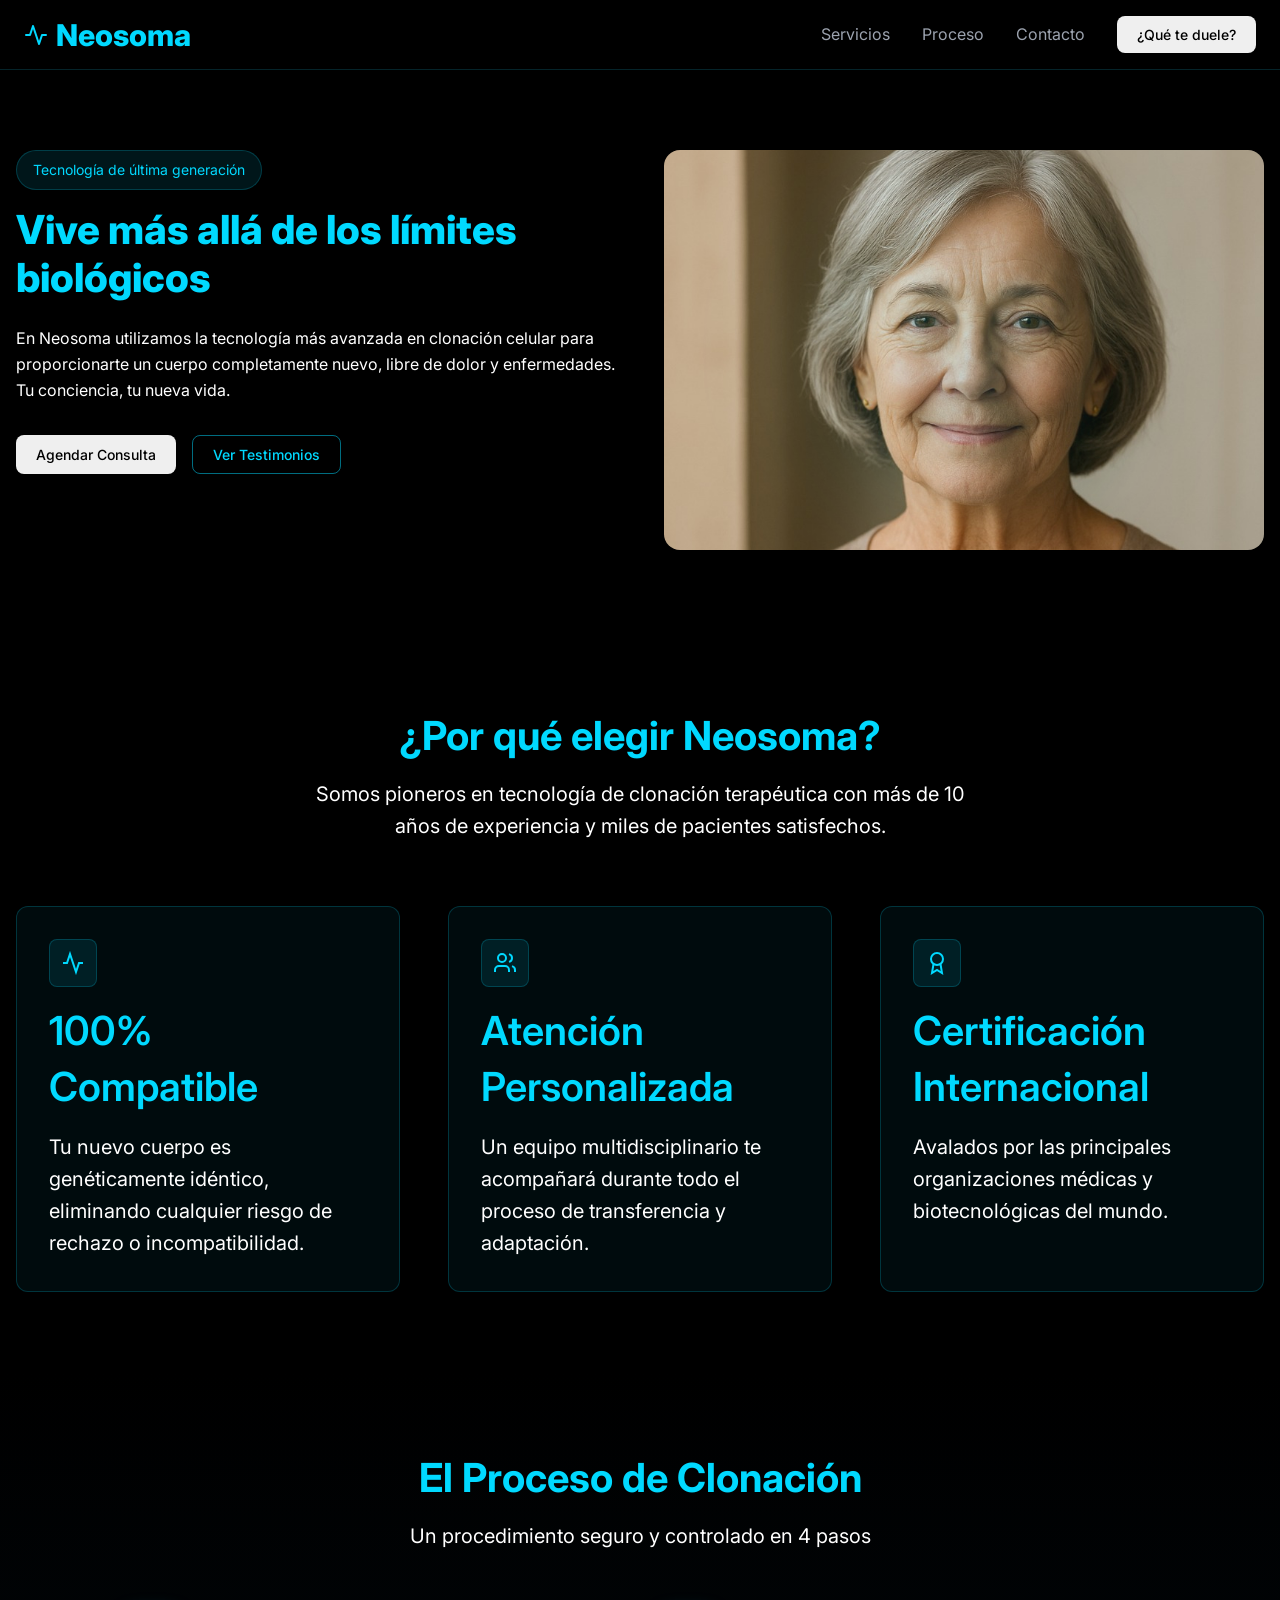
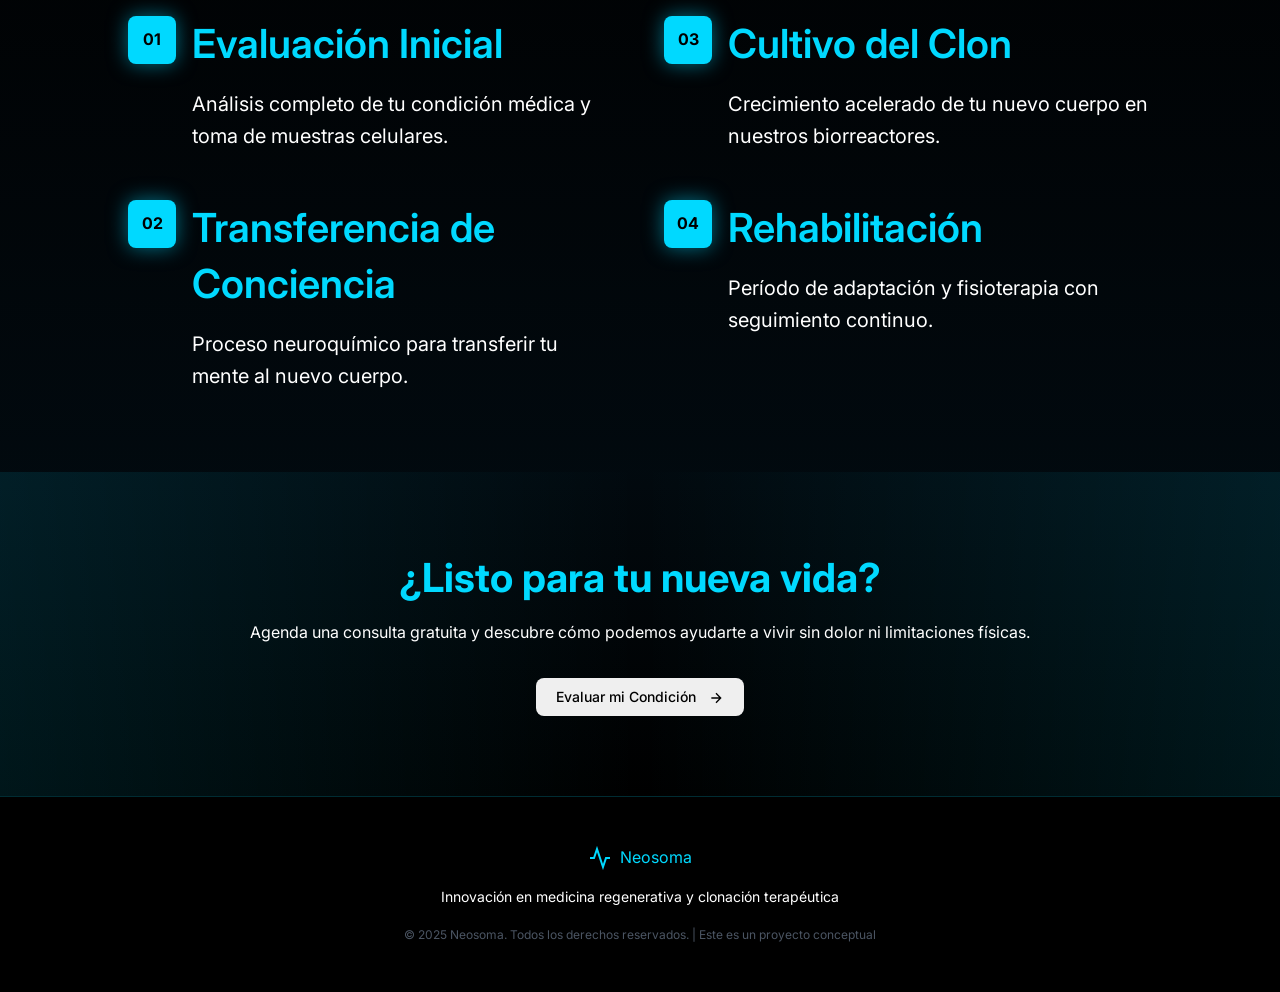
<file: index.html>
<!DOCTYPE html>
<html lang="es">
  <head>
    <meta charset="UTF-8" />
    <meta name="viewport" content="width=device-width, initial-scale=1.0" />
    <title>Neosoma-Clonación Corporal</title>
    <link rel="stylesheet" href="estilos.css" />
  </head>
  <body>
    <!-- Header -->
    <header class="header">
      <div class="header-container">
        <div class="logo">
          <svg
            class="icon-activity"
            viewBox="0 0 24 24"
            fill="none"
            stroke="currentColor"
            stroke-width="2"
            stroke-linecap="round"
            stroke-linejoin="round"
            style="color: #00d9ff"
          >
            <path d="M22 12h-4l-3 9L9 3l-3 9H2"></path>
          </svg>
          <h1>Neosoma</h1>
        </div>

        <nav class="nav">
          <a href="#servicios">Servicios</a>
          <a href="#proceso">Proceso</a>
          <a href="#contacto">Contacto</a>
          <button class="btn btn-primary" onclick="openSheet()">
            ¿Qué te duele?
          </button>
        </nav>
      </div>
    </header>

    <!-- Hero Section -->
    <section class="section hero">
      <div class="hero-bg"></div>
      <div class="container hero-content">
        <div class="grid grid-2">
          <div>
            <span class="badge">Tecnología de última generación</span>
            <h2 class="mb-6 text-white">
              Vive más allá de los límites biológicos
            </h2>
            <p class="mb-8 text-gray-300">
              En Neosoma utilizamos la tecnología más avanzada en clonación
              celular para proporcionarte un cuerpo completamente nuevo, libre
              de dolor y enfermedades. Tu conciencia, tu nueva vida.
            </p>

            <div class="flex-buttons">
              <button class="btn btn-primary" onclick="openSheet()">
                Agendar Consulta
              </button>
              <button class="btn btn-outline btn-lg">Ver Testimonios</button>
            </div>
          </div>

          <div class="hero-visual">
            <div class="hero-visual-bg">
              <img src="images/abuela.jpeg" alt="" />
            </div>
            <div class="hero-visual-orb"></div>
          </div>
        </div>
      </div>
    </section>

    <!-- Características -->
    <section id="servicios" class="section">
      <div class="container">
        <div class="text-center mb-16">
          <h3 class="mb-4 text-white">¿Por qué elegir Neosoma?</h3>
          <p class="text-gray-400" style="max-width: 42rem; margin: 0 auto">
            Somos pioneros en tecnología de clonación terapéutica con más de 10
            años de experiencia y miles de pacientes satisfechos.
          </p>
        </div>

        <div class="grid grid-3">
          <div class="card">
            <div class="card-icon">
              <svg
                class="icon"
                viewBox="0 0 24 24"
                fill="none"
                stroke="currentColor"
                stroke-width="2"
              >
                <path d="M22 12h-4l-3 9L9 3l-3 9H2"></path>
              </svg>
            </div>
            <h4 class="mb-4 text-white">100% Compatible</h4>
            <p class="text-gray-400">
              Tu nuevo cuerpo es genéticamente idéntico, eliminando cualquier
              riesgo de rechazo o incompatibilidad.
            </p>
          </div>

          <div class="card">
            <div class="card-icon">
              <svg
                class="icon"
                viewBox="0 0 24 24"
                fill="none"
                stroke="currentColor"
                stroke-width="2"
              >
                <path d="M16 21v-2a4 4 0 0 0-4-4H6a4 4 0 0 0-4 4v2"></path>
                <circle cx="9" cy="7" r="4"></circle>
                <path d="M22 21v-2a4 4 0 0 0-3-3.87"></path>
                <path d="M16 3.13a4 4 0 0 1 0 7.75"></path>
              </svg>
            </div>
            <h4 class="mb-4 text-white">Atención Personalizada</h4>
            <p class="text-gray-400">
              Un equipo multidisciplinario te acompañará durante todo el proceso
              de transferencia y adaptación.
            </p>
          </div>

          <div class="card">
            <div class="card-icon">
              <svg
                class="icon"
                viewBox="0 0 24 24"
                fill="none"
                stroke="currentColor"
                stroke-width="2"
              >
                <circle cx="12" cy="8" r="6"></circle>
                <path d="M15.477 12.89 17 22l-5-3-5 3 1.523-9.11"></path>
              </svg>
            </div>
            <h4 class="mb-4 text-white">Certificación Internacional</h4>
            <p class="text-gray-400">
              Avalados por las principales organizaciones médicas y
              biotecnológicas del mundo.
            </p>
          </div>
        </div>
      </div>
    </section>

    <!-- Proceso -->
    <section
      id="proceso"
      class="section"
      style="
        background: linear-gradient(to bottom, #000000, rgba(8, 47, 73, 0.2));
      "
    >
      <div class="container-md">
        <div class="text-center mb-16">
          <h3 class="mb-4 text-white">El Proceso de Clonación</h3>
          <p class="text-gray-400">
            Un procedimiento seguro y controlado en 4 pasos
          </p>
        </div>

        <div class="grid grid-2">
          <div class="step-container">
            <div class="step-number">01</div>
            <div>
              <h5 class="mb-4 text-white">Evaluación Inicial</h5>
              <p class="text-gray-400">
                Análisis completo de tu condición médica y toma de muestras
                celulares.
              </p>
            </div>
          </div>

          <div class="step-container">
            <div class="step-number">03</div>
            <div>
              <h5 class="mb-4 text-white">Cultivo del Clon</h5>
              <p class="text-gray-400">
                Crecimiento acelerado de tu nuevo cuerpo en nuestros
                biorreactores.
              </p>
            </div>
          </div>

          <div class="step-container">
            <div class="step-number">02</div>
            <div>
              <h5 class="mb-4 text-white">Transferencia de Conciencia</h5>
              <p class="text-gray-400">
                Proceso neuroquímico para transferir tu mente al nuevo cuerpo.
              </p>
            </div>
          </div>

          <div class="step-container">
            <div class="step-number">04</div>
            <div>
              <h5 class="mb-4 text-white">Rehabilitación</h5>
              <p class="text-gray-400">
                Período de adaptación y fisioterapia con seguimiento continuo.
              </p>
            </div>
          </div>
        </div>
      </div>
    </section>

    <!-- CTA Final -->
    <section
      id="contacto"
      class="section cta-section"
      style="
        background: linear-gradient(to bottom, rgba(8, 47, 73, 0.2), #000000);
      "
    >
      <div class="cta-bg"></div>
      <div
        class="container-md text-center"
        style="position: relative; z-index: 10"
      >
        <h3 class="mb-4 text-white">¿Listo para tu nueva vida?</h3>
        <p class="mb-8 text-gray-300">
          Agenda una consulta gratuita y descubre cómo podemos ayudarte a vivir
          sin dolor ni limitaciones físicas.
        </p>
        <button class="btn btn-primary btn-lg" onclick="openSheet()">
          Evaluar mi Condición
          <svg
            style="
              display: inline-block;
              width: 1rem;
              height: 1rem;
              margin-left: 0.5rem;
              vertical-align: middle;
            "
            viewBox="0 0 24 24"
            fill="none"
            stroke="currentColor"
            stroke-width="2"
          >
            <path d="M5 12h14m-7-7 7 7-7 7"></path>
          </svg>
        </button>
      </div>
    </section>

    <!-- Footer -->
    <footer class="footer text-center">
      <div class="container">
        <div
          style="
            display: flex;
            align-items: center;
            justify-content: center;
            gap: 0.5rem;
            margin-bottom: 1rem;
          "
        >
          <svg
            style="width: 1.5rem; height: 1.5rem; color: #00d9ff"
            viewBox="0 0 24 24"
            fill="none"
            stroke="currentColor"
            stroke-width="2"
          >
            <path d="M22 12h-4l-3 9L9 3l-3 9H2"></path>
          </svg>
          <p class="text-cyan-400">Neosoma</p>
        </div>
        <p class="text-gray-400 mb-4" style="font-size: 0.875rem">
          Innovación en medicina regenerativa y clonación terapéutica
        </p>
        <p style="font-size: 0.75rem; color: #4b5563">
          © 2025 Neosoma. Todos los derechos reservados. | Este es un proyecto
          conceptual
        </p>
      </div>
    </footer>

    <!-- Sheet/Modal -->
    <div class="sheet-overlay" id="sheetOverlay" onclick="closeSheet()"></div>
    <div class="sheet" id="sheet">
      <button class="close-btn" onclick="closeSheet()">✕</button>
      <div class="sheet-header">
        <h3 class="text-cyan-400">¿Qué te duele?</h3>
        <p class="text-gray-400">
          Selecciona las áreas de tu cuerpo donde sientes molestias
        </p>
      </div>

      <div class="body-map-container">
        <div style="position: relative">
          <svg
            class="body-map-svg"
            width="300"
            height="450"
            viewBox="0 0 300 450"
          >
            <!-- Efecto de brillo -->
            <defs>
              <filter id="glow">
                <feGaussianBlur stdDeviation="3" result="coloredBlur" />
                <feMerge>
                  <feMergeNode in="coloredBlur" />
                  <feMergeNode in="SourceGraphic" />
                </feMerge>
              </filter>
            </defs>

            <!-- Silueta del cuerpo -->
            <g
              fill="none"
              stroke="#00d9ff"
              stroke-width="2"
              filter="url(#glow)"
            >
              <circle
                cx="150"
                cy="40"
                r="25"
                fill="#00d9ff"
                fill-opacity="0.1"
              />
              <line x1="150" y1="65" x2="150" y2="90" />
              <line x1="100" y1="100" x2="200" y2="100" />
              <path
                d="M 100 100 L 90 140 L 95 180 L 100 230 L 130 250"
                fill="#00d9ff"
                fill-opacity="0.05"
              />
              <path
                d="M 200 100 L 210 140 L 205 180 L 200 230 L 170 250"
                fill="#00d9ff"
                fill-opacity="0.05"
              />
              <line x1="100" y1="230" x2="200" y2="230" />
              <line x1="100" y1="100" x2="75" y2="160" />
              <line x1="75" y1="160" x2="60" y2="200" />
              <line x1="60" y1="200" x2="50" y2="240" />
              <line x1="200" y1="100" x2="225" y2="160" />
              <line x1="225" y1="160" x2="240" y2="200" />
              <line x1="240" y1="200" x2="250" y2="240" />
              <line x1="130" y1="250" x2="130" y2="310" />
              <line x1="130" y1="310" x2="130" y2="380" />
              <path
                d="M 125 380 L 130 400 L 135 380 Z"
                fill="#00d9ff"
                fill-opacity="0.1"
              />
              <line x1="170" y1="250" x2="170" y2="310" />
              <line x1="170" y1="310" x2="170" y2="380" />
              <path
                d="M 165 380 L 170 400 L 175 380 Z"
                fill="#00d9ff"
                fill-opacity="0.1"
              />
            </g>

            <!-- Puntos interactivos -->
            <g id="bodyPoints"></g>
          </svg>
        </div>

        <div
          id="selectedAreasContainer"
          style="display: none"
          class="selected-areas"
        >
          <p class="text-cyan-400 mb-4">Áreas seleccionadas:</p>
          <div class="selected-tags" id="selectedTags"></div>
        </div>
      </div>

      <div class="sheet-content">
        <a href="cita.html">
          <button
            class="btn btn-primary"
            style="width: 100%"
            onclick="submitEvaluation()"
          >
            Solicitar Evaluación
            <svg
              style="
                display: inline-block;
                width: 1rem;
                height: 1rem;
                margin-left: 0.5rem;
                vertical-align: middle;
              "
              viewBox="0 0 24 24"
              fill="none"
              stroke="currentColor"
              stroke-width="2"
            >
              <path d="M5 12h14m-7-7 7 7-7 7"></path>
            </svg>
          </button>
        </a>
      </div>
    </div>
    <script src="pagg.js"></script>
  </body>
</html>
</file>
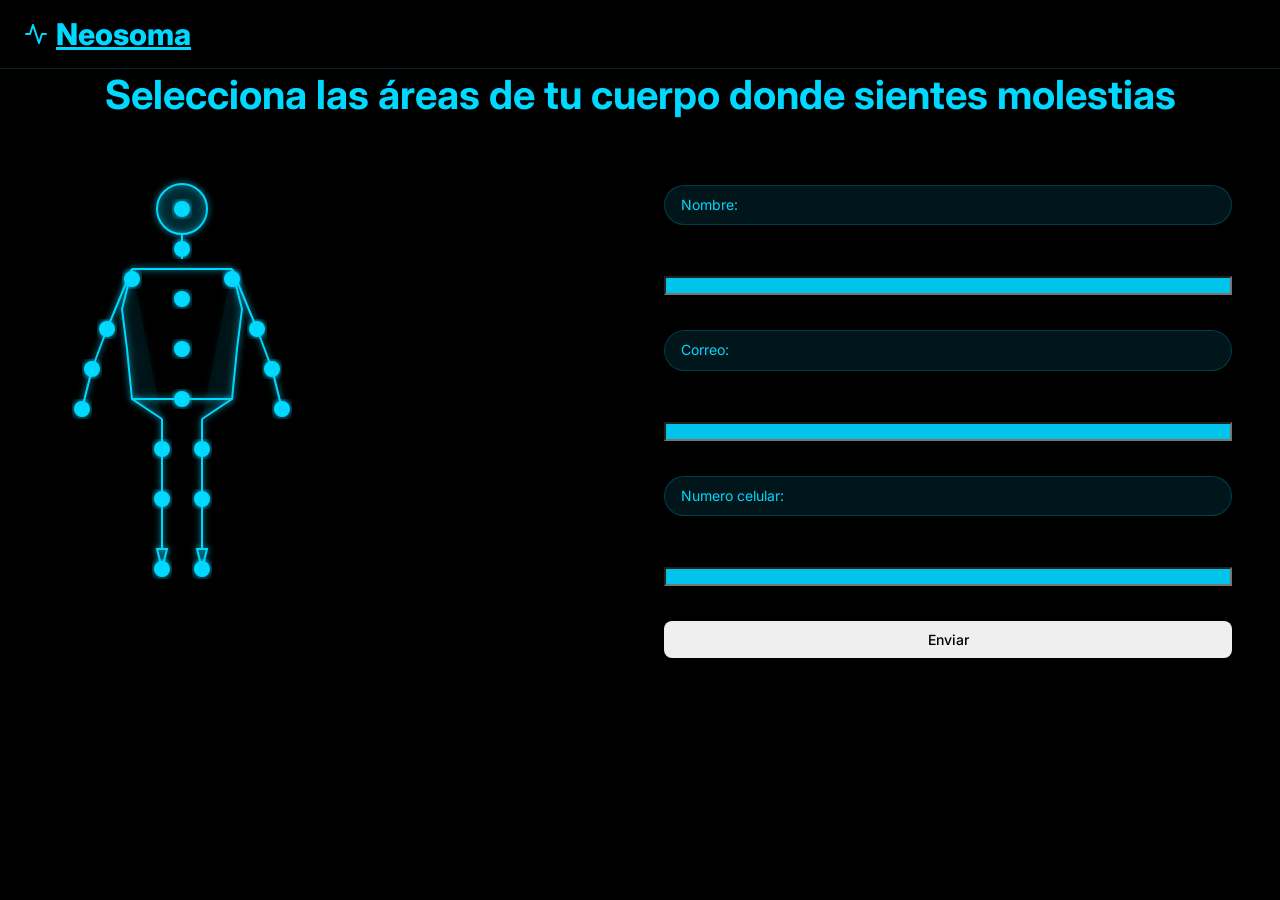
<file: cita.html>
<!DOCTYPE html>
<html lang="es">
  <head>
    <meta charset="UTF-8" />
    <meta name="viewport" content="width=device-width, initial-scale=1.0" />
    <title>Cita</title>
    <link rel="stylesheet" href="estilos3.css" />
  </head>
  <body>
    <header class="header">
      <div class="header-container">
        <div class="logo">
          <svg
            class="icon-activity"
            viewBox="0 0 24 24"
            fill="none"
            stroke="currentColor"
            stroke-width="2"
            stroke-linecap="round"
            stroke-linejoin="round"
            style="color: #00d9ff"
          >
            <path d="M22 12h-4l-3 9L9 3l-3 9H2"></path>
          </svg>
          <h1> <a href="index.html">Neosoma</a></h1>
        </div>
       </header>
      
        <h3  class="mb-4 text-white">
      
          Selecciona las áreas de tu cuerpo donde sientes molestias
        </h3>
      </div>
<div class="Cajota">

  <div class="body-map-container">
    <div style="position: relative">
      <svg
      class="body-map-svg"
      width="300"
      height="450"
      viewBox="0 0 300 450"
      >
      <!-- Efecto de brillo -->
      <defs>
        <filter id="glow">
          <feGaussianBlur stdDeviation="3" result="coloredBlur" />
          <feMerge>
                  <feMergeNode in="coloredBlur" />
                  <feMergeNode in="SourceGraphic" />
                </feMerge>
              </filter>
            </defs>
            
            <!-- Silueta del cuerpo -->
            <g
            fill="none"
            stroke="#00d9ff"
            stroke-width="2"
            filter="url(#glow)"
            >
            <circle
                cx="150"
                cy="40"
                r="25"
                fill="#00d9ff"
                fill-opacity="0.1"
                />
                <line x1="150" y1="65" x2="150" y2="90" />
                <line x1="100" y1="100" x2="200" y2="100" />
                <path
                d="M 100 100 L 90 140 L 95 180 L 100 230 L 130 250"
                fill="#00d9ff"
                fill-opacity="0.05"
                />
                <path
                d="M 200 100 L 210 140 L 205 180 L 200 230 L 170 250"
                fill="#00d9ff"
                fill-opacity="0.05"
                />
                <line x1="100" y1="230" x2="200" y2="230" />
                <line x1="100" y1="100" x2="75" y2="160" />
                <line x1="75" y1="160" x2="60" y2="200" />
                <line x1="60" y1="200" x2="50" y2="240" />
                <line x1="200" y1="100" x2="225" y2="160" />
                <line x1="225" y1="160" x2="240" y2="200" />
                <line x1="240" y1="200" x2="250" y2="240" />
                <line x1="130" y1="250" x2="130" y2="310" />
                <line x1="130" y1="310" x2="130" y2="380" />
                <path
                d="M 125 380 L 130 400 L 135 380 Z"
                fill="#00d9ff"
                fill-opacity="0.1"
                />
                <line x1="170" y1="250" x2="170" y2="310" />
                <line x1="170" y1="310" x2="170" y2="380" />
                <path
                d="M 165 380 L 170 400 L 175 380 Z"
                fill="#00d9ff"
                fill-opacity="0.1"
                />
              </g>
              
              <!-- Puntos interactivos -->
              <g id="bodyPoints"></g>
            </svg>
            
            <div
            id="selectedAreasContainer"
            style="display: none"
            class="selected-areas"
            >
            <p class="text-cyan-400 mb-4">Áreas seleccionadas:</p>
            <div class="selected-tags" id="selectedTags"></div>
          </div>
        </div>
      </div>
      
      
      <div id="cajita">
        
        <label class="badge">Nombre:</label>
        <input type="text"  class="linea" />
        
        <label class="badge">Correo:</label>
        <input type="email" class="linea" />
        
        <label class="badge">Numero celular:</label>
        <input type="number" class="linea" />

        <button type="submit" class="btn btn-primary">Enviar</button>
        
        
      </div>
    </div>
  </div>
    </div>
    <script src="pagg.js"></script>
  </body>
</html>
</file>
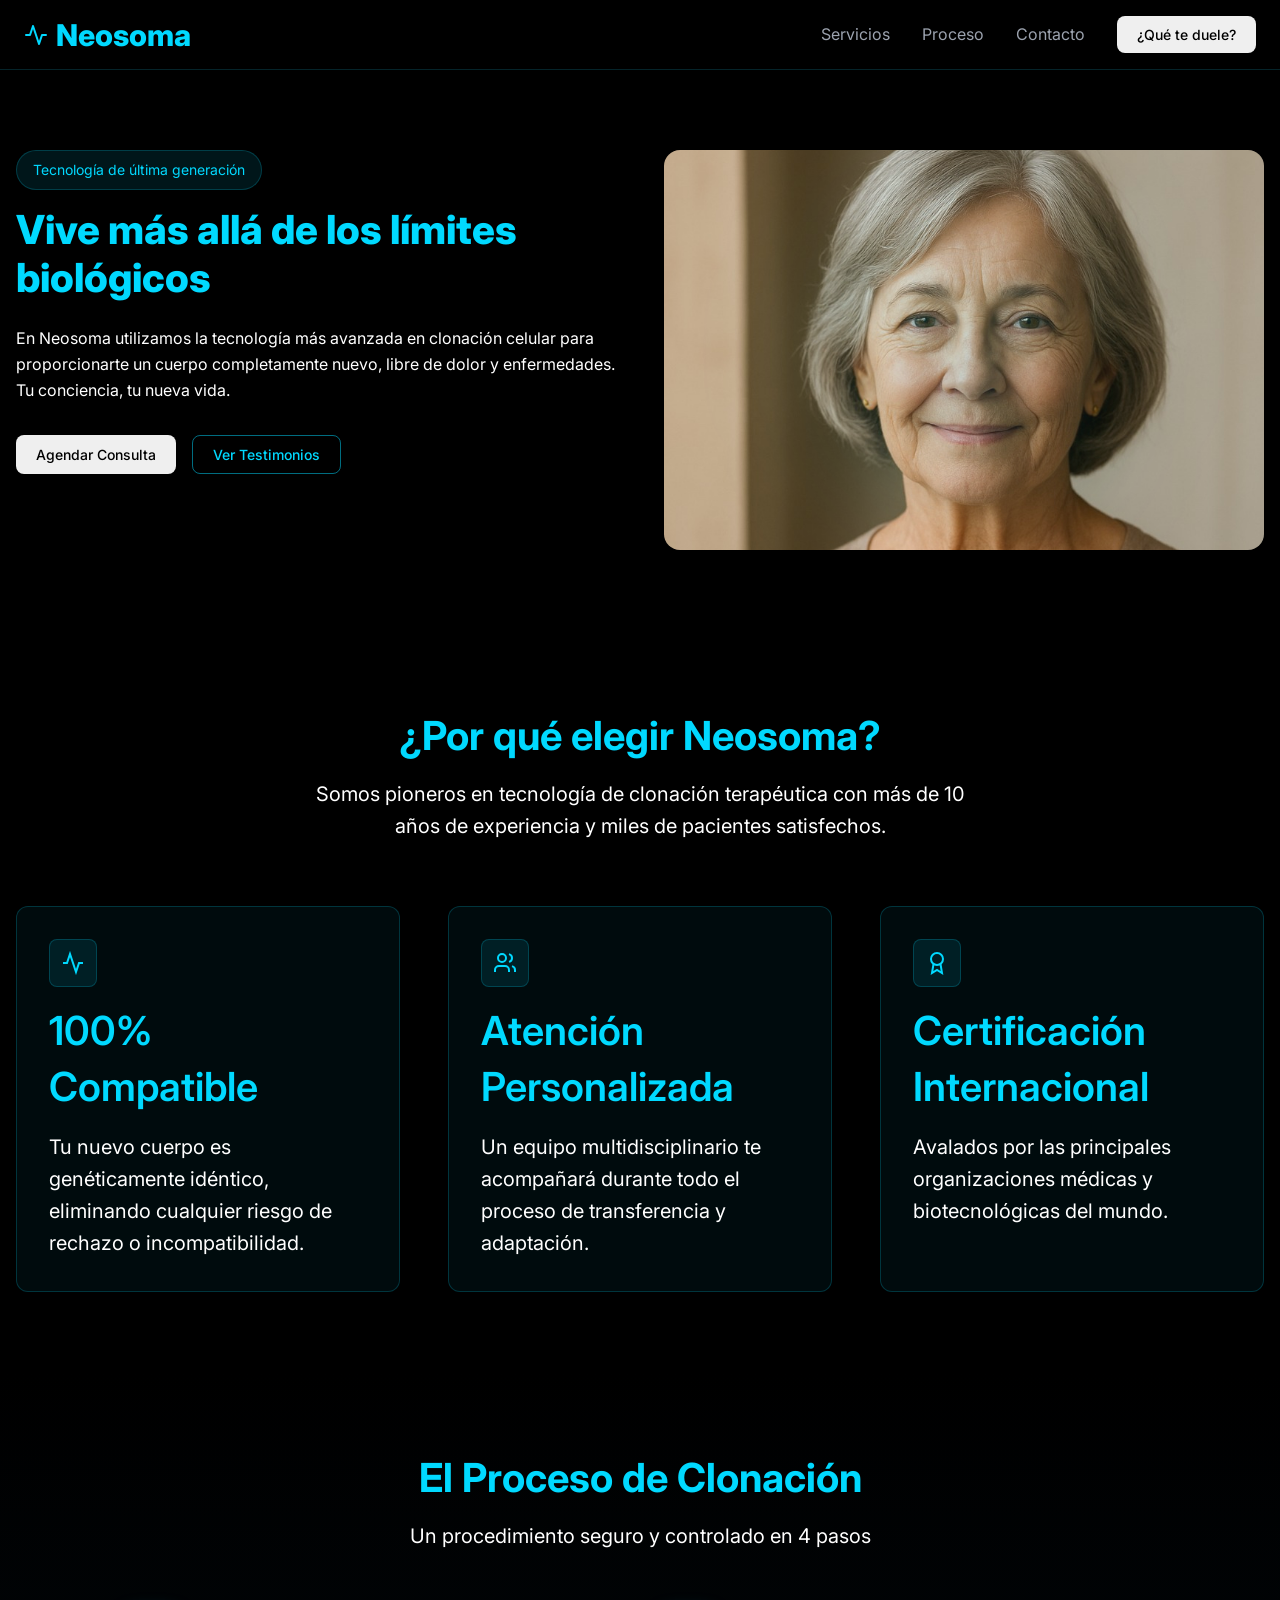
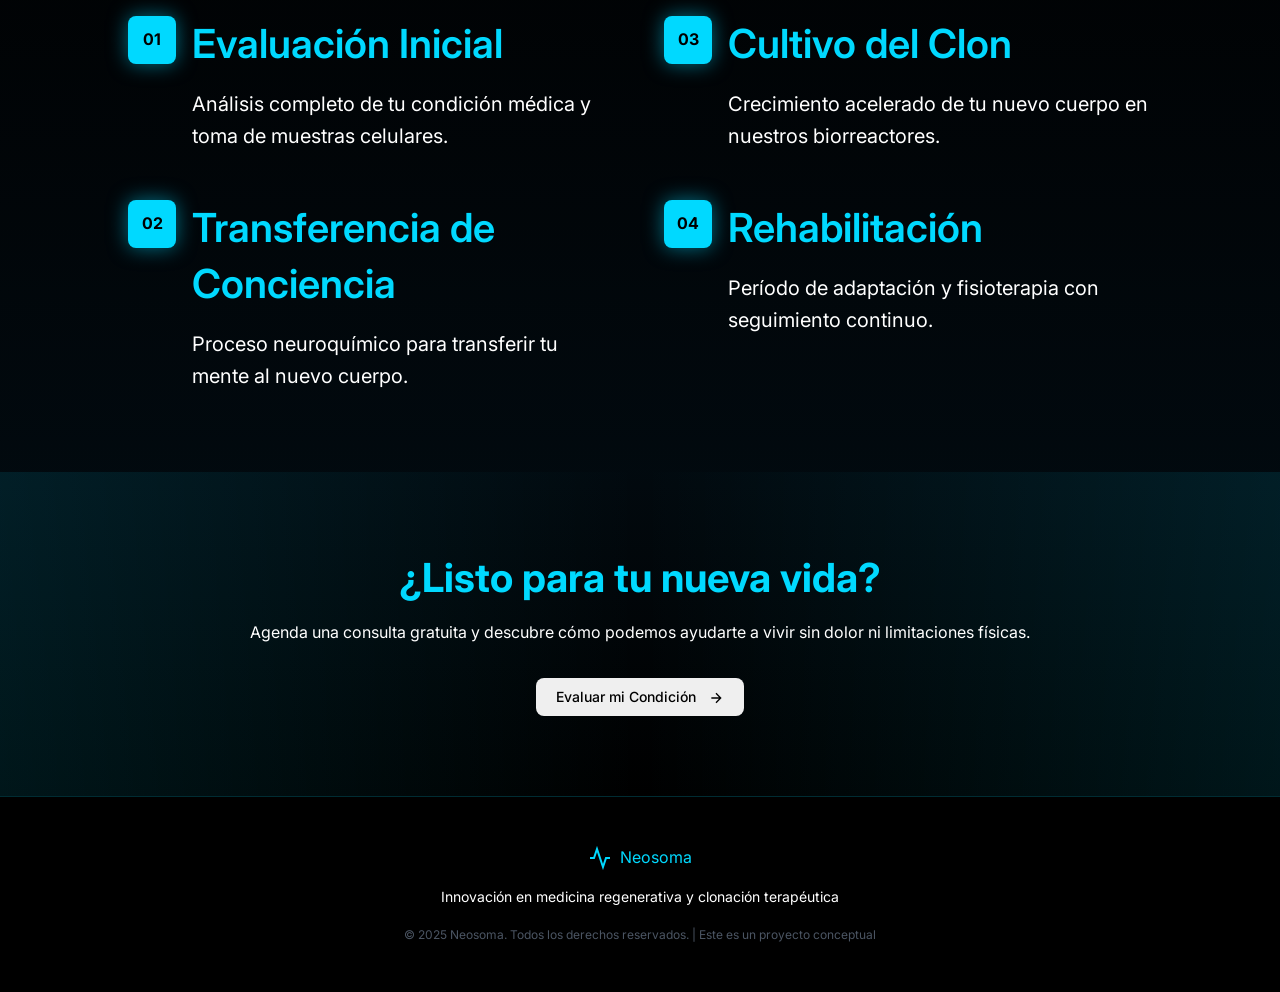
<file: indexNeosoma.html>
<!DOCTYPE html>
<html lang="es">
  <head>
    <meta charset="UTF-8" />
    <meta name="viewport" content="width=device-width, initial-scale=1.0" />
    <title>ClonaMed - Clonación Corporal</title>
    <link rel="stylesheet" href="estilos.css" />
  </head>
  <body>
    <!-- Header -->
    <header class="header">
      <div class="header-container">
        <div class="logo">
          <svg
            class="icon-activity"
            viewBox="0 0 24 24"
            fill="none"
            stroke="currentColor"
            stroke-width="2"
            stroke-linecap="round"
            stroke-linejoin="round"
            style="color: #00d9ff"
          >
            <path d="M22 12h-4l-3 9L9 3l-3 9H2"></path>
          </svg>
          <h1>Neosoma</h1>
        </div>

        <nav class="nav">
          <a href="#servicios">Servicios</a>
          <a href="#proceso">Proceso</a>
          <a href="#contacto">Contacto</a>
          <button class="btn btn-primary" onclick="openSheet()">
            ¿Qué te duele?
          </button>
        </nav>
      </div>
    </header>

    <!-- Hero Section -->
    <section class="section hero">
      <div class="hero-bg"></div>
      <div class="container hero-content">
        <div class="grid grid-2">
          <div>
            <span class="badge">Tecnología de última generación</span>
            <h2 class="mb-6 text-white">
              Vive más allá de los límites biológicos
            </h2>
            <p class="mb-8 text-gray-300">
              En Neosoma utilizamos la tecnología más avanzada en clonación
              celular para proporcionarte un cuerpo completamente nuevo, libre
              de dolor y enfermedades. Tu conciencia, tu nueva vida.
            </p>

            <div class="flex-buttons">
              <button class="btn btn-primary btn-lg">Agendar Consulta</button>
              <button class="btn btn-outline btn-lg">Ver Testimonios</button>
            </div>
          </div>

          <div class="hero-visual">
            <div class="hero-visual-bg">
              <img src="abuela.jpeg" alt="" />
            </div>
            <div class="hero-visual-orb"></div>
          </div>
        </div>
      </div>
    </section>

    <!-- Características -->
    <section id="servicios" class="section">
      <div class="container">
        <div class="text-center mb-16">
          <h3 class="mb-4 text-white">¿Por qué elegir Neosoma?</h3>
          <p class="text-gray-400" style="max-width: 42rem; margin: 0 auto">
            Somos pioneros en tecnología de clonación terapéutica con más de 10
            años de experiencia y miles de pacientes satisfechos.
          </p>
        </div>

        <div class="grid grid-3">
          <div class="card">
            <div class="card-icon">
              <svg
                class="icon"
                viewBox="0 0 24 24"
                fill="none"
                stroke="currentColor"
                stroke-width="2"
              >
                <path d="M22 12h-4l-3 9L9 3l-3 9H2"></path>
              </svg>
            </div>
            <h4 class="mb-4 text-white">100% Compatible</h4>
            <p class="text-gray-400">
              Tu nuevo cuerpo es genéticamente idéntico, eliminando cualquier
              riesgo de rechazo o incompatibilidad.
            </p>
          </div>

          <div class="card">
            <div class="card-icon">
              <svg
                class="icon"
                viewBox="0 0 24 24"
                fill="none"
                stroke="currentColor"
                stroke-width="2"
              >
                <path d="M16 21v-2a4 4 0 0 0-4-4H6a4 4 0 0 0-4 4v2"></path>
                <circle cx="9" cy="7" r="4"></circle>
                <path d="M22 21v-2a4 4 0 0 0-3-3.87"></path>
                <path d="M16 3.13a4 4 0 0 1 0 7.75"></path>
              </svg>
            </div>
            <h4 class="mb-4 text-white">Atención Personalizada</h4>
            <p class="text-gray-400">
              Un equipo multidisciplinario te acompañará durante todo el proceso
              de transferencia y adaptación.
            </p>
          </div>

          <div class="card">
            <div class="card-icon">
              <svg
                class="icon"
                viewBox="0 0 24 24"
                fill="none"
                stroke="currentColor"
                stroke-width="2"
              >
                <circle cx="12" cy="8" r="6"></circle>
                <path d="M15.477 12.89 17 22l-5-3-5 3 1.523-9.11"></path>
              </svg>
            </div>
            <h4 class="mb-4 text-white">Certificación Internacional</h4>
            <p class="text-gray-400">
              Avalados por las principales organizaciones médicas y
              biotecnológicas del mundo.
            </p>
          </div>
        </div>
      </div>
    </section>

    <!-- Proceso -->
    <section
      id="proceso"
      class="section"
      style="
        background: linear-gradient(to bottom, #000000, rgba(8, 47, 73, 0.2));
      "
    >
      <div class="container-md">
        <div class="text-center mb-16">
          <h3 class="mb-4 text-white">El Proceso de Clonación</h3>
          <p class="text-gray-400">
            Un procedimiento seguro y controlado en 4 pasos
          </p>
        </div>

        <div class="grid grid-2">
          <div class="step-container">
            <div class="step-number">01</div>
            <div>
              <h5 class="mb-4 text-white">Evaluación Inicial</h5>
              <p class="text-gray-400">
                Análisis completo de tu condición médica y toma de muestras
                celulares.
              </p>
            </div>
          </div>

          <div class="step-container">
            <div class="step-number">03</div>
            <div>
              <h5 class="mb-4 text-white">Cultivo del Clon</h5>
              <p class="text-gray-400">
                Crecimiento acelerado de tu nuevo cuerpo en nuestros
                biorreactores.
              </p>
            </div>
          </div>

          <div class="step-container">
            <div class="step-number">02</div>
            <div>
              <h5 class="mb-4 text-white">Transferencia de Conciencia</h5>
              <p class="text-gray-400">
                Proceso neuroquímico para transferir tu mente al nuevo cuerpo.
              </p>
            </div>
          </div>

          <div class="step-container">
            <div class="step-number">04</div>
            <div>
              <h5 class="mb-4 text-white">Rehabilitación</h5>
              <p class="text-gray-400">
                Período de adaptación y fisioterapia con seguimiento continuo.
              </p>
            </div>
          </div>
        </div>
      </div>
    </section>

    <!-- CTA Final -->
    <section
      id="contacto"
      class="section cta-section"
      style="
        background: linear-gradient(to bottom, rgba(8, 47, 73, 0.2), #000000);
      "
    >
      <div class="cta-bg"></div>
      <div
        class="container-md text-center"
        style="position: relative; z-index: 10"
      >
        <h3 class="mb-4 text-white">¿Listo para tu nueva vida?</h3>
        <p class="mb-8 text-gray-300">
          Agenda una consulta gratuita y descubre cómo podemos ayudarte a vivir
          sin dolor ni limitaciones físicas.
        </p>
        <button class="btn btn-primary btn-lg" onclick="openSheet()">
          Evaluar mi Condición
          <svg
            style="
              display: inline-block;
              width: 1rem;
              height: 1rem;
              margin-left: 0.5rem;
              vertical-align: middle;
            "
            viewBox="0 0 24 24"
            fill="none"
            stroke="currentColor"
            stroke-width="2"
          >
            <path d="M5 12h14m-7-7 7 7-7 7"></path>
          </svg>
        </button>
      </div>
    </section>

    <!-- Footer -->
    <footer class="footer text-center">
      <div class="container">
        <div
          style="
            display: flex;
            align-items: center;
            justify-content: center;
            gap: 0.5rem;
            margin-bottom: 1rem;
          "
        >
          <svg
            style="width: 1.5rem; height: 1.5rem; color: #00d9ff"
            viewBox="0 0 24 24"
            fill="none"
            stroke="currentColor"
            stroke-width="2"
          >
            <path d="M22 12h-4l-3 9L9 3l-3 9H2"></path>
          </svg>
          <p class="text-cyan-400">Neosoma</p>
        </div>
        <p class="text-gray-400 mb-4" style="font-size: 0.875rem">
          Innovación en medicina regenerativa y clonación terapéutica
        </p>
        <p style="font-size: 0.75rem; color: #4b5563">
          © 2025 Neosoma. Todos los derechos reservados. | Este es un proyecto
          conceptual
        </p>
      </div>
    </footer>

    <!-- Sheet/Modal -->
    <div class="sheet-overlay" id="sheetOverlay" onclick="closeSheet()"></div>
    <div class="sheet" id="sheet">
      <button class="close-btn" onclick="closeSheet()">✕</button>
      <div class="sheet-header">
        <h3 class="text-cyan-400">¿Qué te duele?</h3>
        <p class="text-gray-400">
          Selecciona las áreas de tu cuerpo donde sientes molestias
        </p>
      </div>

      <div class="body-map-container">
        <div style="position: relative">
          <svg
            class="body-map-svg"
            width="300"
            height="450"
            viewBox="0 0 300 450"
          >
            <!-- Efecto de brillo -->
            <defs>
              <filter id="glow">
                <feGaussianBlur stdDeviation="3" result="coloredBlur" />
                <feMerge>
                  <feMergeNode in="coloredBlur" />
                  <feMergeNode in="SourceGraphic" />
                </feMerge>
              </filter>
            </defs>

            <!-- Silueta del cuerpo -->
            <g
              fill="none"
              stroke="#00d9ff"
              stroke-width="2"
              filter="url(#glow)"
            >
              <circle
                cx="150"
                cy="40"
                r="25"
                fill="#00d9ff"
                fill-opacity="0.1"
              />
              <line x1="150" y1="65" x2="150" y2="90" />
              <line x1="100" y1="100" x2="200" y2="100" />
              <path
                d="M 100 100 L 90 140 L 95 180 L 100 230 L 130 250"
                fill="#00d9ff"
                fill-opacity="0.05"
              />
              <path
                d="M 200 100 L 210 140 L 205 180 L 200 230 L 170 250"
                fill="#00d9ff"
                fill-opacity="0.05"
              />
              <line x1="100" y1="230" x2="200" y2="230" />
              <line x1="100" y1="100" x2="75" y2="160" />
              <line x1="75" y1="160" x2="60" y2="200" />
              <line x1="60" y1="200" x2="50" y2="240" />
              <line x1="200" y1="100" x2="225" y2="160" />
              <line x1="225" y1="160" x2="240" y2="200" />
              <line x1="240" y1="200" x2="250" y2="240" />
              <line x1="130" y1="250" x2="130" y2="310" />
              <line x1="130" y1="310" x2="130" y2="380" />
              <path
                d="M 125 380 L 130 400 L 135 380 Z"
                fill="#00d9ff"
                fill-opacity="0.1"
              />
              <line x1="170" y1="250" x2="170" y2="310" />
              <line x1="170" y1="310" x2="170" y2="380" />
              <path
                d="M 165 380 L 170 400 L 175 380 Z"
                fill="#00d9ff"
                fill-opacity="0.1"
              />
            </g>

            <!-- Puntos interactivos -->
            <g id="bodyPoints"></g>
          </svg>
        </div>

        <div
          id="selectedAreasContainer"
          style="display: none"
          class="selected-areas"
        >
          <p class="text-cyan-400 mb-4">Áreas seleccionadas:</p>
          <div class="selected-tags" id="selectedTags"></div>
        </div>

        <p style="font-size: 0.875rem" class="text-gray-400 text-center">
          Haz clic en los puntos cyan para seleccionar las áreas afectadas
        </p>
      </div>

      <div class="sheet-content">
        <button
          class="btn btn-primary"
          style="width: 100%"
          onclick="submitEvaluation()"
        >
          Solicitar Evaluación
          <svg
            style="
              display: inline-block;
              width: 1rem;
              height: 1rem;
              margin-left: 0.5rem;
              vertical-align: middle;
            "
            viewBox="0 0 24 24"
            fill="none"
            stroke="currentColor"
            stroke-width="2"
          >
            <path d="M5 12h14m-7-7 7 7-7 7"></path>
          </svg>
        </button>
      </div>
    </div>
    <script src="pagg.js"></script>
  </body>
</html>
</file>
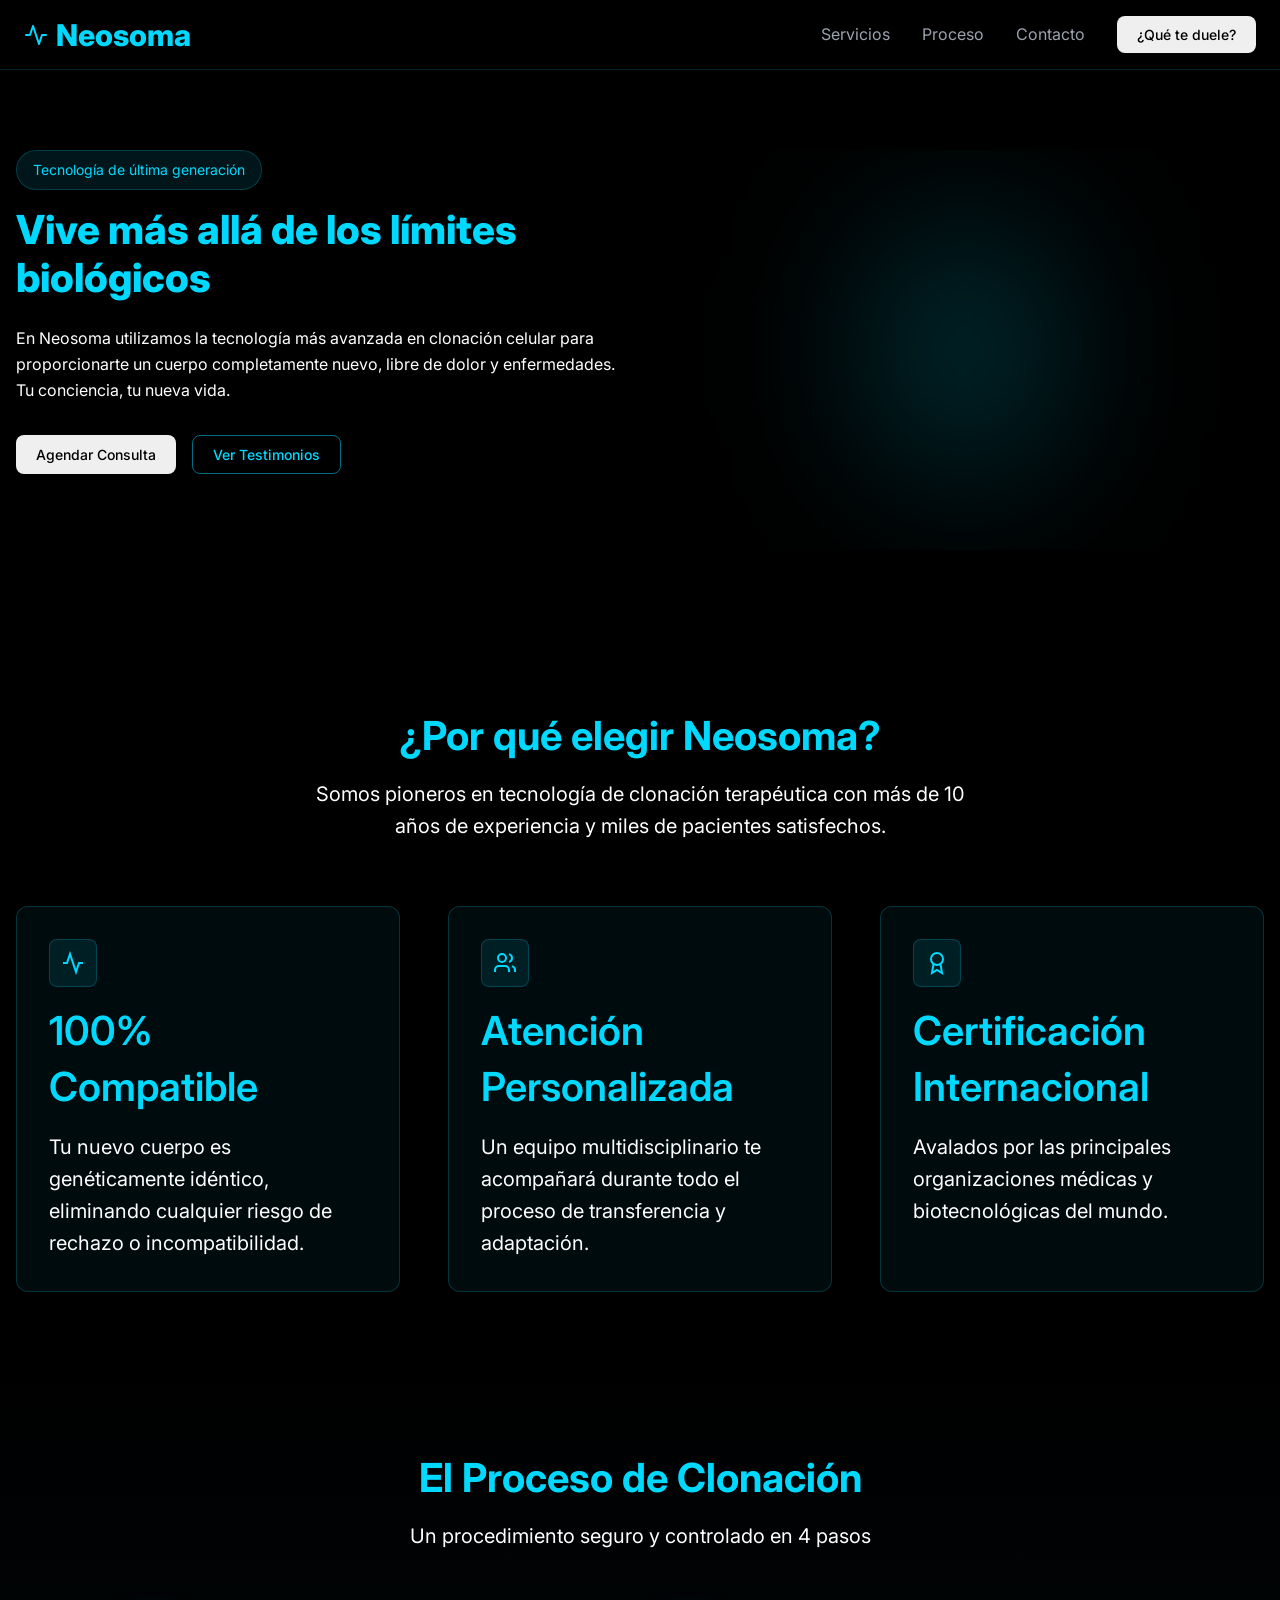
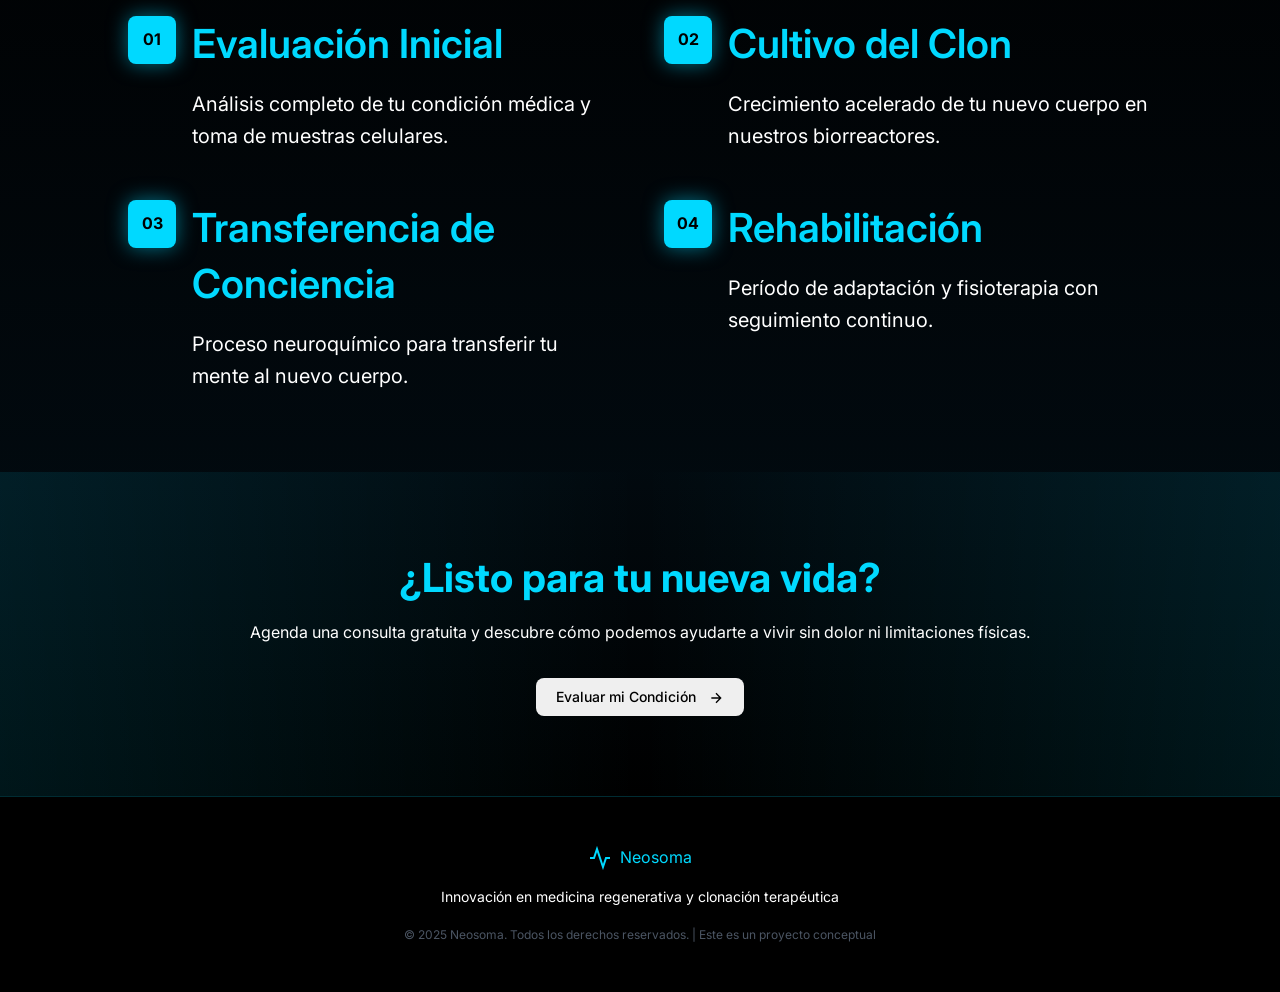
<file: Neosoma.html>
<!DOCTYPE html>
<html lang="es">
  <head>
    <meta charset="UTF-8" />
    <meta name="viewport" content="width=device-width, initial-scale=1.0" />
    <title>ClonaMed - Clonación Corporal</title>
    <link rel="stylesheet" href="estilos.css" />
  </head>
  <body>
    <!-- Header -->
    <header class="header">
      <div class="header-container">
        <div class="logo">
          <svg
            class="icon-activity"
            viewBox="0 0 24 24"
            fill="none"
            stroke="currentColor"
            stroke-width="2"
            stroke-linecap="round"
            stroke-linejoin="round"
            style="color: #00d9ff"
          >
            <path d="M22 12h-4l-3 9L9 3l-3 9H2"></path>
          </svg>
          <h1>Neosoma</h1>
        </div>

        <nav class="nav">
          <a href="#servicios">Servicios</a>
          <a href="#proceso">Proceso</a>
          <a href="#contacto">Contacto</a>
          <button class="btn btn-primary" onclick="openSheet()">
            ¿Qué te duele?
          </button>
        </nav>
      </div>
    </header>

    <!-- Hero Section -->
    <section class="section hero">
      <div class="hero-bg"></div>
      <div class="container hero-content">
        <div class="grid grid-2">
          <div>
            <span class="badge">Tecnología de última generación</span>
            <h2 class="mb-6 text-white">
              Vive más allá de los límites biológicos
            </h2>
            <p class="mb-8 text-gray-300">
              En Neosoma utilizamos la tecnología más avanzada en clonación
              celular para proporcionarte un cuerpo completamente nuevo, libre
              de dolor y enfermedades. Tu conciencia, tu nueva vida.
            </p>

            <div class="flex-buttons">
              <button class="btn btn-primary btn-lg">Agendar Consulta</button>
              <button class="btn btn-outline btn-lg">Ver Testimonios</button>
            </div>
          </div>

          <div class="hero-visual">
            <div class="hero-visual-bg"></div>
            <div class="hero-visual-orb"></div>
          </div>
        </div>
      </div>
    </section>

    <!-- Características -->
    <section id="servicios" class="section">
      <div class="container">
        <div class="text-center mb-16">
          <h3 class="mb-4 text-white">¿Por qué elegir Neosoma?</h3>
          <p class="text-gray-400" style="max-width: 42rem; margin: 0 auto">
            Somos pioneros en tecnología de clonación terapéutica con más de 10
            años de experiencia y miles de pacientes satisfechos.
          </p>
        </div>

        <div class="grid grid-3">
          <div class="card">
            <div class="card-icon">
              <svg
                class="icon"
                viewBox="0 0 24 24"
                fill="none"
                stroke="currentColor"
                stroke-width="2"
              >
                <path d="M22 12h-4l-3 9L9 3l-3 9H2"></path>
              </svg>
            </div>
            <h4 class="mb-4 text-white">100% Compatible</h4>
            <p class="text-gray-400">
              Tu nuevo cuerpo es genéticamente idéntico, eliminando cualquier
              riesgo de rechazo o incompatibilidad.
            </p>
          </div>

          <div class="card">
            <div class="card-icon">
              <svg
                class="icon"
                viewBox="0 0 24 24"
                fill="none"
                stroke="currentColor"
                stroke-width="2"
              >
                <path d="M16 21v-2a4 4 0 0 0-4-4H6a4 4 0 0 0-4 4v2"></path>
                <circle cx="9" cy="7" r="4"></circle>
                <path d="M22 21v-2a4 4 0 0 0-3-3.87"></path>
                <path d="M16 3.13a4 4 0 0 1 0 7.75"></path>
              </svg>
            </div>
            <h4 class="mb-4 text-white">Atención Personalizada</h4>
            <p class="text-gray-400">
              Un equipo multidisciplinario te acompañará durante todo el proceso
              de transferencia y adaptación.
            </p>
          </div>

          <div class="card">
            <div class="card-icon">
              <svg
                class="icon"
                viewBox="0 0 24 24"
                fill="none"
                stroke="currentColor"
                stroke-width="2"
              >
                <circle cx="12" cy="8" r="6"></circle>
                <path d="M15.477 12.89 17 22l-5-3-5 3 1.523-9.11"></path>
              </svg>
            </div>
            <h4 class="mb-4 text-white">Certificación Internacional</h4>
            <p class="text-gray-400">
              Avalados por las principales organizaciones médicas y
              biotecnológicas del mundo.
            </p>
          </div>
        </div>
      </div>
    </section>

    <!-- Proceso -->
    <section
      id="proceso"
      class="section"
      style="
        background: linear-gradient(to bottom, #000000, rgba(8, 47, 73, 0.2));
      "
    >
      <div class="container-md">
        <div class="text-center mb-16">
          <h3 class="mb-4 text-white">El Proceso de Clonación</h3>
          <p class="text-gray-400">
            Un procedimiento seguro y controlado en 4 pasos
          </p>
        </div>

        <div class="grid grid-2">
          <div class="step-container">
            <div class="step-number">01</div>
            <div>
              <h5 class="mb-4 text-white">Evaluación Inicial</h5>
              <p class="text-gray-400">
                Análisis completo de tu condición médica y toma de muestras
                celulares.
              </p>
            </div>
          </div>

          <div class="step-container">
            <div class="step-number">02</div>
            <div>
              <h5 class="mb-4 text-white">Cultivo del Clon</h5>
              <p class="text-gray-400">
                Crecimiento acelerado de tu nuevo cuerpo en nuestros
                biorreactores.
              </p>
            </div>
          </div>

          <div class="step-container">
            <div class="step-number">03</div>
            <div>
              <h5 class="mb-4 text-white">Transferencia de Conciencia</h5>
              <p class="text-gray-400">
                Proceso neuroquímico para transferir tu mente al nuevo cuerpo.
              </p>
            </div>
          </div>

          <div class="step-container">
            <div class="step-number">04</div>
            <div>
              <h5 class="mb-4 text-white">Rehabilitación</h5>
              <p class="text-gray-400">
                Período de adaptación y fisioterapia con seguimiento continuo.
              </p>
            </div>
          </div>
        </div>
      </div>
    </section>

    <!-- CTA Final -->
    <section
      id="contacto"
      class="section cta-section"
      style="
        background: linear-gradient(to bottom, rgba(8, 47, 73, 0.2), #000000);
      "
    >
      <div class="cta-bg"></div>
      <div
        class="container-md text-center"
        style="position: relative; z-index: 10"
      >
        <h3 class="mb-4 text-white">¿Listo para tu nueva vida?</h3>
        <p class="mb-8 text-gray-300">
          Agenda una consulta gratuita y descubre cómo podemos ayudarte a vivir
          sin dolor ni limitaciones físicas.
        </p>
        <button class="btn btn-primary btn-lg" onclick="openSheet()">
          Evaluar mi Condición
          <svg
            style="
              display: inline-block;
              width: 1rem;
              height: 1rem;
              margin-left: 0.5rem;
              vertical-align: middle;
            "
            viewBox="0 0 24 24"
            fill="none"
            stroke="currentColor"
            stroke-width="2"
          >
            <path d="M5 12h14m-7-7 7 7-7 7"></path>
          </svg>
        </button>
      </div>
    </section>

    <!-- Footer -->
    <footer class="footer text-center">
      <div class="container">
        <div
          style="
            display: flex;
            align-items: center;
            justify-content: center;
            gap: 0.5rem;
            margin-bottom: 1rem;
          "
        >
          <svg
            style="width: 1.5rem; height: 1.5rem; color: #00d9ff"
            viewBox="0 0 24 24"
            fill="none"
            stroke="currentColor"
            stroke-width="2"
          >
            <path d="M22 12h-4l-3 9L9 3l-3 9H2"></path>
          </svg>
          <p class="text-cyan-400">Neosoma</p>
        </div>
        <p class="text-gray-400 mb-4" style="font-size: 0.875rem">
          Innovación en medicina regenerativa y clonación terapéutica
        </p>
        <p style="font-size: 0.75rem; color: #4b5563">
          © 2025 Neosoma. Todos los derechos reservados. | Este es un proyecto
          conceptual
        </p>
      </div>
    </footer>

    <!-- Sheet/Modal -->
    <div class="sheet-overlay" id="sheetOverlay" onclick="closeSheet()"></div>
    <div class="sheet" id="sheet">
      <button class="close-btn" onclick="closeSheet()">✕</button>
      <div class="sheet-header">
        <h3 class="text-cyan-400">¿Qué te duele?</h3>
        <p class="text-gray-400">
          Selecciona las áreas de tu cuerpo donde sientes molestias
        </p>
      </div>

      <div class="body-map-container">
        <div style="position: relative">
          <svg
            class="body-map-svg"
            width="300"
            height="450"
            viewBox="0 0 300 450"
          >
            <!-- Efecto de brillo -->
            <defs>
              <filter id="glow">
                <feGaussianBlur stdDeviation="3" result="coloredBlur" />
                <feMerge>
                  <feMergeNode in="coloredBlur" />
                  <feMergeNode in="SourceGraphic" />
                </feMerge>
              </filter>
            </defs>

            <!-- Silueta del cuerpo -->
            <g
              fill="none"
              stroke="#00d9ff"
              stroke-width="2"
              filter="url(#glow)"
            >
              <circle
                cx="150"
                cy="40"
                r="25"
                fill="#00d9ff"
                fill-opacity="0.1"
              />
              <line x1="150" y1="65" x2="150" y2="90" />
              <line x1="100" y1="100" x2="200" y2="100" />
              <path
                d="M 100 100 L 90 140 L 95 180 L 100 230 L 130 250"
                fill="#00d9ff"
                fill-opacity="0.05"
              />
              <path
                d="M 200 100 L 210 140 L 205 180 L 200 230 L 170 250"
                fill="#00d9ff"
                fill-opacity="0.05"
              />
              <line x1="100" y1="230" x2="200" y2="230" />
              <line x1="100" y1="100" x2="75" y2="160" />
              <line x1="75" y1="160" x2="60" y2="200" />
              <line x1="60" y1="200" x2="50" y2="240" />
              <line x1="200" y1="100" x2="225" y2="160" />
              <line x1="225" y1="160" x2="240" y2="200" />
              <line x1="240" y1="200" x2="250" y2="240" />
              <line x1="130" y1="250" x2="130" y2="310" />
              <line x1="130" y1="310" x2="130" y2="380" />
              <path
                d="M 125 380 L 130 400 L 135 380 Z"
                fill="#00d9ff"
                fill-opacity="0.1"
              />
              <line x1="170" y1="250" x2="170" y2="310" />
              <line x1="170" y1="310" x2="170" y2="380" />
              <path
                d="M 165 380 L 170 400 L 175 380 Z"
                fill="#00d9ff"
                fill-opacity="0.1"
              />
            </g>

            <!-- Puntos interactivos -->
            <g id="bodyPoints"></g>
          </svg>
        </div>

        <div
          id="selectedAreasContainer"
          style="display: none"
          class="selected-areas"
        >
          <p class="text-cyan-400 mb-4">Áreas seleccionadas:</p>
          <div class="selected-tags" id="selectedTags"></div>
        </div>

        <p style="font-size: 0.875rem" class="text-gray-400 text-center">
          Haz clic en los puntos cyan para seleccionar las áreas afectadas
        </p>
      </div>

      <div class="sheet-content">
        <button
          class="btn btn-primary"
          style="width: 100%"
          onclick="submitEvaluation()"
        >
          Solicitar Evaluación
          <svg
            style="
              display: inline-block;
              width: 1rem;
              height: 1rem;
              margin-left: 0.5rem;
              vertical-align: middle;
            "
            viewBox="0 0 24 24"
            fill="none"
            stroke="currentColor"
            stroke-width="2"
          >
            <path d="M5 12h14m-7-7 7 7-7 7"></path>
          </svg>
        </button>
      </div>
    </div>
    <script src="pagg.js"></script>
  </body>
</html>
</file>
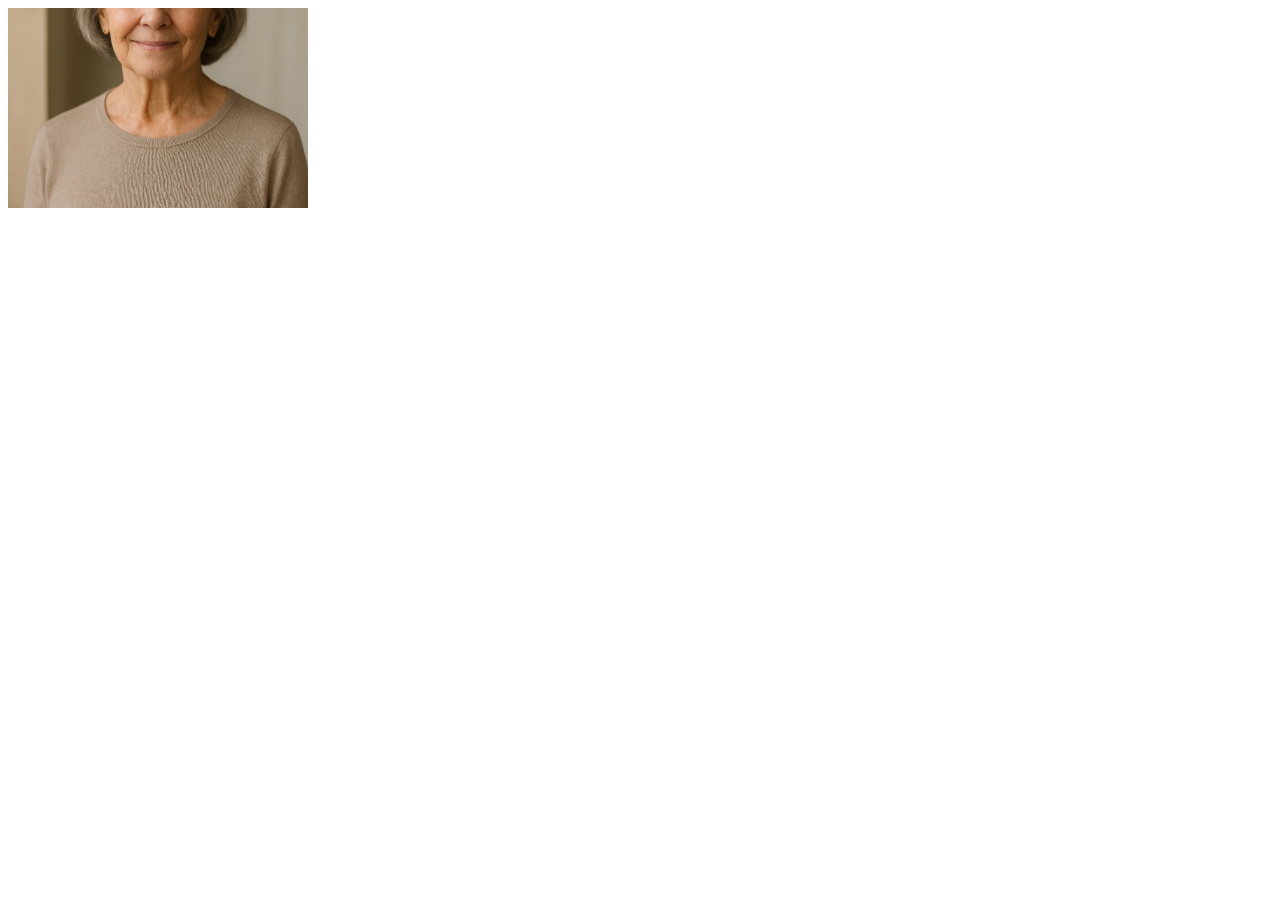
<file: prueba.html>
<!DOCTYPE html>
<html lang="es">
  <head>
    <meta charset="UTF-8" />
    <title>Cambio de imagen con hover</title>
    <style>
      .imagen-hover {
        width: 300px;
        height: 200px;
        background-image: url("images/abuela.jpeg"); /* Imagen inicial */
        background-size: cover;
        background-position: center;
        transition: background-image 0.5s ease-in-out; /* Suaviza el cambio */
      }

      /* Cuando el mouse pasa por encima */
      .imagen-hover:hover {
        background-image: url("images/Actually.jpg"); /* Imagen al pasar el mouse */
      }
    </style>
  </head>
  <body>
    <div class="imagen-hover"></div>
  </body>
</html>
</file>
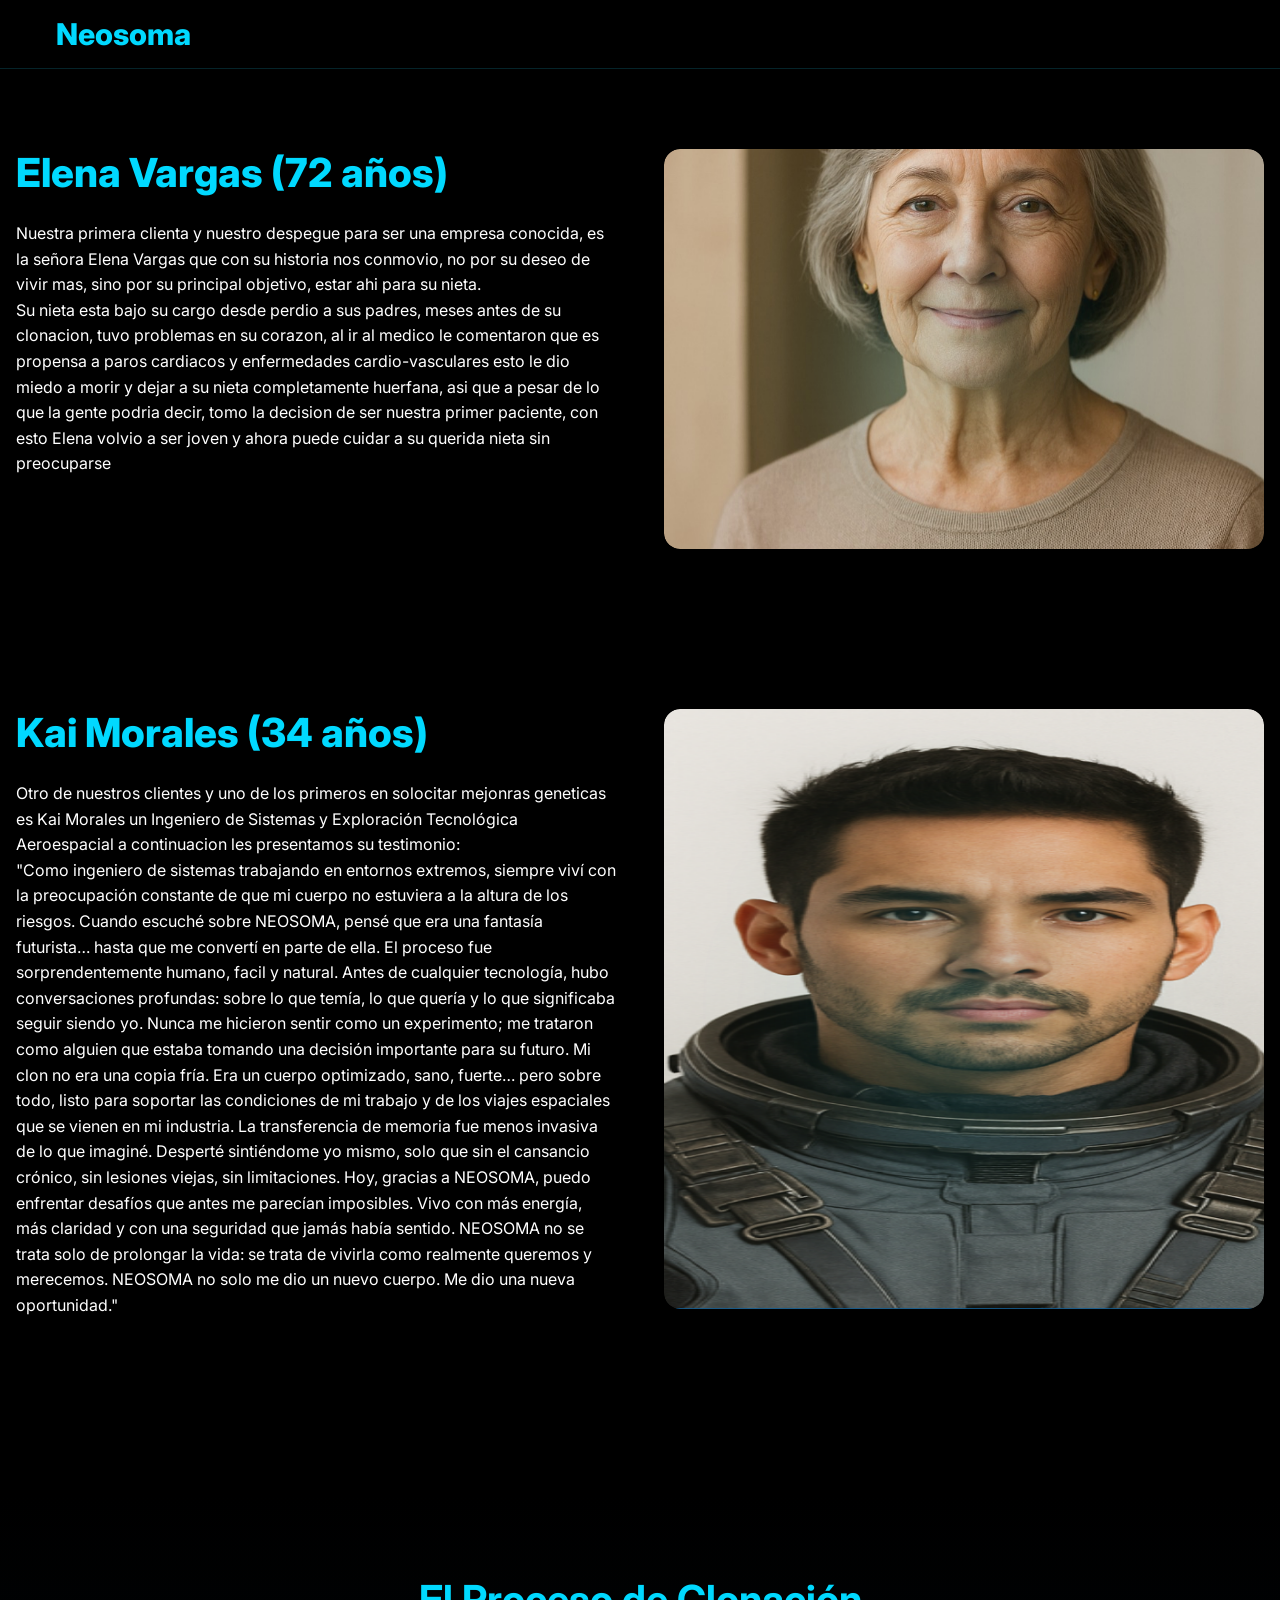
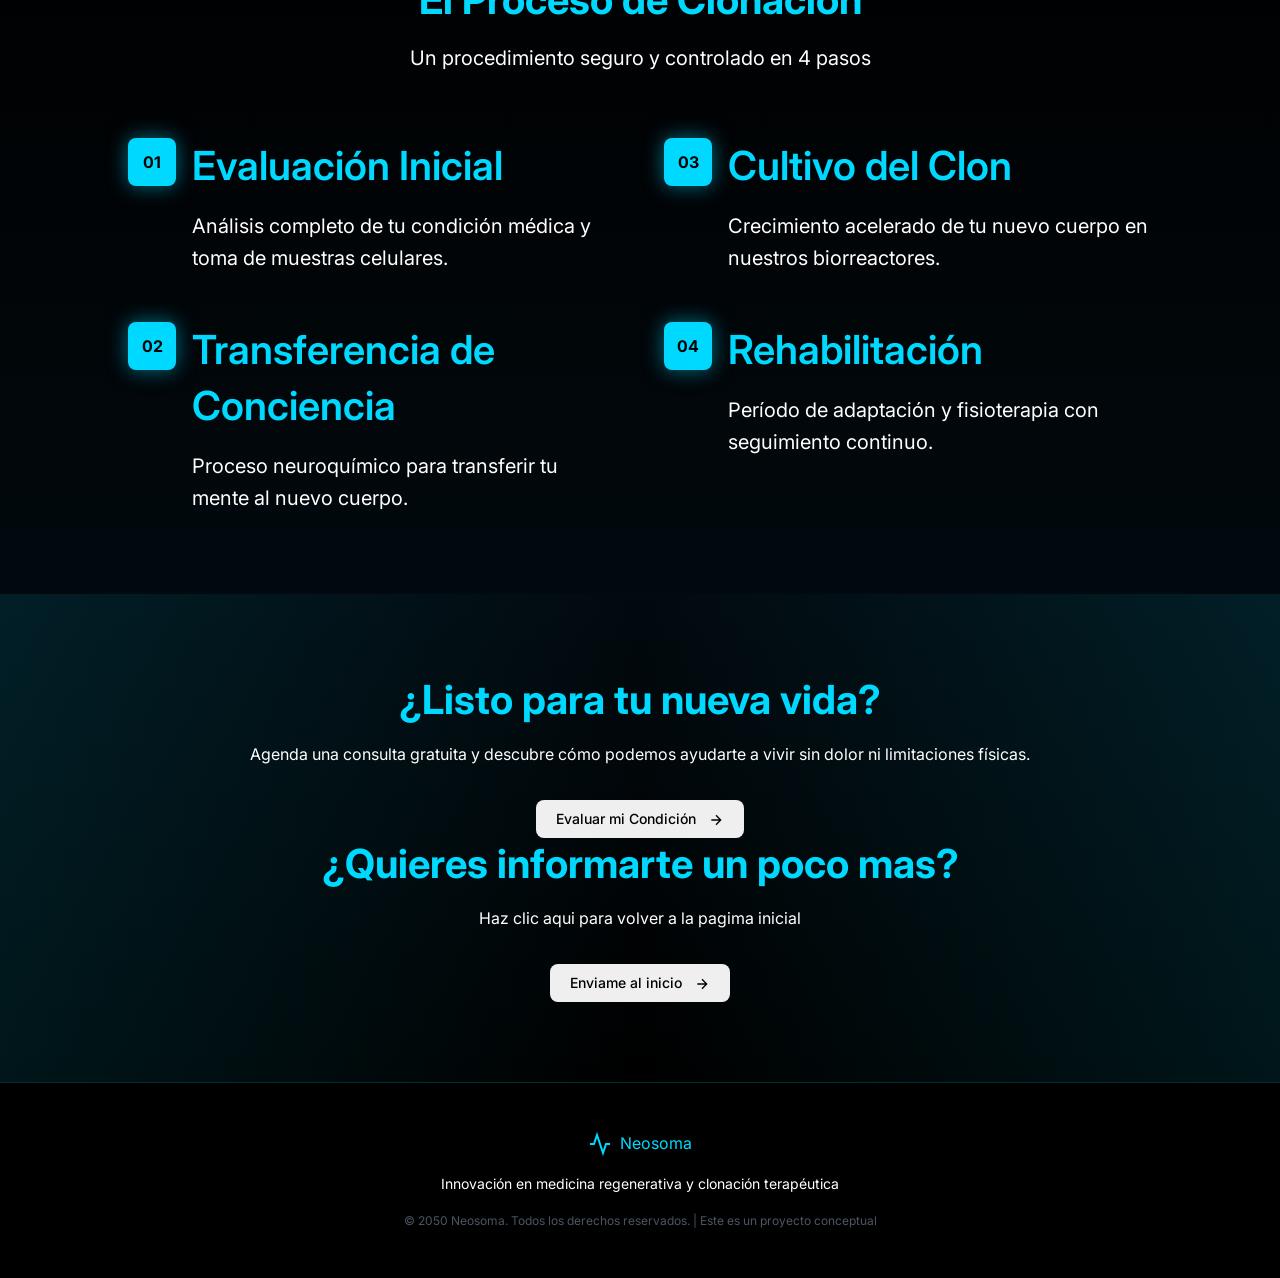
<file: Testimonios.html>
<!DOCTYPE html>
<html lang="es">
  <head>
    <meta charset="UTF-8" />
    <meta name="viewport" content="width=device-width, initial-scale=1.0" />
    <title>Neosoma-Clonación Corporal</title>
    <link rel="stylesheet" href="Testimonios.css" />
  </head>
  <body>
    <!-- Header -->
    <header class="header">
      <div class="header-container">
        <div class="logo">
          <svg
            class="icon-activity"
            viewBox="0 0 24 24"
            fill="none"
            stroke="currentColor"
            stroke-width="2"
            stroke-linecap="round"
            stroke-linejoin="round"
            style="color: #00d9ff"
          ></svg>
          <h1>Neosoma</h1>
        </div>
      </header>

        

    <!-- Hero Section -->
    <section class="section hero">
      <div class="hero-bg"></div>
      <div class="container hero-content">
        <div class="grid grid-2">
          <div>
           
            <h2 class="mb-6 text-white">
              Elena Vargas (72 años)
            </h2>
            <p class="mb-8 text-gray-300">
              Nuestra primera clienta y nuestro despegue para ser una empresa conocida, es la señora Elena Vargas que con su historia nos conmovio, no por su deseo de vivir mas, sino por su principal objetivo, estar ahi para su nieta. <br>

Su nieta esta bajo su cargo desde perdio a sus padres, meses antes de su clonacion, tuvo problemas en su corazon, al ir al medico le comentaron que es propensa a paros cardiacos y enfermedades cardio-vasculares esto le dio miedo a morir y dejar a su nieta completamente huerfana, 
              asi que a pesar de lo que la gente podria decir, tomo la decision de ser nuestra primer paciente, con esto Elena volvio a ser joven y ahora puede cuidar a su querida nieta sin preocuparse
            </p>
            

          </div>

          <div class="hero-visual">
            <div class="hero-visual-bg">
              <img src="images/abuela.jpeg" alt="" />
            </div>
            <div class="hero-visual-orb"></div>
          </div>
        </div>
      </div>
    </section>

    <!-- Características -->
    <section id="servicios" class="section">
      <div class="container">
         <div class="container hero-content">
        <div class="grid grid-2">
          <div>
           
            <h2 class="mb-6 text-white">
             Kai Morales (34 años)
            </h2>
            <p class="mb-8 text-gray-300">
              Otro de nuestros clientes y uno de los primeros en solocitar mejonras geneticas es Kai Morales un Ingeniero de Sistemas y Exploración Tecnológica Aeroespacial a continuacion les presentamos su testimonio: <br>

              "Como ingeniero de sistemas trabajando en entornos extremos, siempre viví con la preocupación constante de que mi cuerpo no estuviera a la altura de los riesgos. Cuando escuché sobre NEOSOMA, pensé que era una fantasía futurista… hasta que me convertí en parte de ella.

El proceso fue sorprendentemente humano, facil y natural. Antes de cualquier tecnología, hubo conversaciones profundas: sobre lo que temía, lo que quería y lo que significaba seguir siendo yo. Nunca me hicieron sentir como un experimento; me trataron como alguien que estaba tomando una decisión importante para su futuro.

Mi clon no era una copia fría. Era un cuerpo optimizado, sano, fuerte… pero sobre todo, listo para soportar las condiciones de mi trabajo y de los viajes espaciales que se vienen en mi industria. La transferencia de memoria fue menos invasiva de lo que imaginé. Desperté sintiéndome yo mismo, solo que sin el cansancio crónico, sin lesiones viejas, sin limitaciones.

Hoy, gracias a NEOSOMA, puedo enfrentar desafíos que antes me parecían imposibles. Vivo con más energía, más claridad y con una seguridad que jamás había sentido. NEOSOMA no se trata solo de prolongar la vida: se trata de vivirla como realmente queremos y merecemos.

NEOSOMA no solo me dio un nuevo cuerpo. Me dio una nueva oportunidad."

            </p>
            </div>

          <div class="hero-visual-2">
            <div class="hero-visual-2-bg">
              <img src="images/Kai.png" alt="" />
            </div>
            <div class="hero-visual-2-orb"></div>
          </div>
        </div>
      </div>
     
      <div class="text-center mb-16">
          
        
      </div>
      </div>
    </section>

    <!-- Proceso -->
    <section
      id="proceso"
      class="section"
      style="
        background: linear-gradient(to bottom, #000000, rgba(8, 47, 73, 0.2));
      "
    >
      <div class="container-md">
        <div class="text-center mb-16">
          <h3 class="mb-4 text-white">El Proceso de Clonación</h3>
          <p class="text-gray-400">
            Un procedimiento seguro y controlado en 4 pasos
          </p>
        </div>

        <div class="grid grid-2">
          <div class="step-container">
            <div class="step-number">01</div>
            <div>
              <h5 class="mb-4 text-white">Evaluación Inicial</h5>
              <p class="text-gray-400">
                Análisis completo de tu condición médica y toma de muestras
                celulares.
              </p>
            </div>
          </div>

          <div class="step-container">
            <div class="step-number">03</div>
            <div>
              <h5 class="mb-4 text-white">Cultivo del Clon</h5>
              <p class="text-gray-400">
                Crecimiento acelerado de tu nuevo cuerpo en nuestros
                biorreactores.
              </p>
            </div>
          </div>

          <div class="step-container">
            <div class="step-number">02</div>
            <div>
              <h5 class="mb-4 text-white">Transferencia de Conciencia</h5>
              <p class="text-gray-400">
                Proceso neuroquímico para transferir tu mente al nuevo cuerpo.
              </p>
            </div>
          </div>

          <div class="step-container">
            <div class="step-number">04</div>
            <div>
              <h5 class="mb-4 text-white">Rehabilitación</h5>
              <p class="text-gray-400">
                Período de adaptación y fisioterapia con seguimiento continuo.
              </p>
            </div>
          </div>
        </div>
      </div>
    </section>

    <!-- CTA Final -->
    <section
      id="contacto"
      class="section cta-section"
      style="
        background: linear-gradient(to bottom, rgba(8, 47, 73, 0.2), #000000);
      "
    >
      <div class="cta-bg"></div>
      <div
        class="container-md text-center"
        style="position: relative; z-index: 10"
      >
      

        <h3 class="mb-4 text-white">¿Listo para tu nueva vida?</h3>
        <p class="mb-8 text-gray-300">
          Agenda una consulta gratuita y descubre cómo podemos ayudarte a vivir
          sin dolor ni limitaciones físicas.
        </p>
        <button class="btn btn-primary btn-lg" onclick="openSheet()">
          Evaluar mi Condición
          <svg
          style="
          display: inline-block;
          width: 1rem;
          height: 1rem;
          margin-left: 0.5rem;
          vertical-align: middle;
          "
          viewBox="0 0 24 24"
          fill="none"
          stroke="currentColor"
          stroke-width="2"
          >
        
        

          <path d="M5 12h14m-7-7 7 7-7 7"></path>
        </svg>
      </button>
      <h3 class="mb-4 text-white">¿Quieres informarte un poco mas?</h3>
      <p class="mb-8 text-gray-300">
        Haz clic aqui para volver a la pagima inicial 
      </p>
      <a href="index.html">
        
        <button class="btn btn-primary btn-lg">
          Enviame al inicio
          <svg
              style="
                display: inline-block;
                width: 1rem;
                height: 1rem;
                margin-left: 0.5rem;
                vertical-align: middle;
              "
              viewBox="0 0 24 24"
              fill="none"
              stroke="currentColor"
              stroke-width="2"
            >
              <path d="M5 12h14m-7-7 7 7-7 7"></path>
            </svg>
      </button>
    </a> 
  </div>
      </div>
    </section>

    <!-- Footer -->
    <footer class="footer text-center">
      <div class="container">
        <div
          style="
            display: flex;
            align-items: center;
            justify-content: center;
            gap: 0.5rem;
            margin-bottom: 1rem;
          "
        >
          <svg
            style="width: 1.5rem; height: 1.5rem; color: #00d9ff"
            viewBox="0 0 24 24"
            fill="none"
            stroke="currentColor"
            stroke-width="2"
          >
            <path d="M22 12h-4l-3 9L9 3l-3 9H2"></path>
          </svg>
          <p class="text-cyan-400">Neosoma</p>
        </div>
        <p class="text-gray-400 mb-4" style="font-size: 0.875rem">
          Innovación en medicina regenerativa y clonación terapéutica
        </p>
        <p style="font-size: 0.75rem; color: #4b5563">
          © 2050 Neosoma. Todos los derechos reservados. | Este es un proyecto
          conceptual
        </p>
      </div>
    </footer>

    <!-- Sheet/Modal -->
    <div class="sheet-overlay" id="sheetOverlay" onclick="closeSheet()"></div>
    <div class="sheet" id="sheet">
      <button class="close-btn" onclick="closeSheet()">✕</button>
      <div class="sheet-header">
        <h3 class="text-cyan-400">¿Qué te duele?</h3>
        <p class="text-gray-400">
          Selecciona las áreas de tu cuerpo donde sientes molestias
        </p>
      </div>

      <div class="body-map-container">
        <div style="position: relative">
          <svg
            class="body-map-svg"
            width="300"
            height="450"
            viewBox="0 0 300 450"
          >
            <!-- Efecto de brillo -->
            <defs>
              <filter id="glow">
                <feGaussianBlur stdDeviation="3" result="coloredBlur" />
                <feMerge>
                  <feMergeNode in="coloredBlur" />
                  <feMergeNode in="SourceGraphic" />
                </feMerge>
              </filter>
            </defs>

            <!-- Silueta del cuerpo -->
            <g
              fill="none"
              stroke="#00d9ff"
              stroke-width="2"
              filter="url(#glow)"
            >
              <circle
                cx="150"
                cy="40"
                r="25"
                fill="#00d9ff"
                fill-opacity="0.1"
              />
              <line x1="150" y1="65" x2="150" y2="90" />
              <line x1="100" y1="100" x2="200" y2="100" />
              <path
                d="M 100 100 L 90 140 L 95 180 L 100 230 L 130 250"
                fill="#00d9ff"
                fill-opacity="0.05"
              />
              <path
                d="M 200 100 L 210 140 L 205 180 L 200 230 L 170 250"
                fill="#00d9ff"
                fill-opacity="0.05"
              />
              <line x1="100" y1="230" x2="200" y2="230" />
              <line x1="100" y1="100" x2="75" y2="160" />
              <line x1="75" y1="160" x2="60" y2="200" />
              <line x1="60" y1="200" x2="50" y2="240" />
              <line x1="200" y1="100" x2="225" y2="160" />
              <line x1="225" y1="160" x2="240" y2="200" />
              <line x1="240" y1="200" x2="250" y2="240" />
              <line x1="130" y1="250" x2="130" y2="310" />
              <line x1="130" y1="310" x2="130" y2="380" />
              <path
                d="M 125 380 L 130 400 L 135 380 Z"
                fill="#00d9ff"
                fill-opacity="0.1"
              />
              <line x1="170" y1="250" x2="170" y2="310" />
              <line x1="170" y1="310" x2="170" y2="380" />
              <path
                d="M 165 380 L 170 400 L 175 380 Z"
                fill="#00d9ff"
                fill-opacity="0.1"
              />
            </g>

            <!-- Puntos interactivos -->
            <g id="bodyPoints"></g>
          </svg>
        </div>

        <div
          id="selectedAreasContainer"
          style="display: none"
          class="selected-areas"
        >
          <p class="text-cyan-400 mb-4">Áreas seleccionadas:</p>
          <div class="selected-tags" id="selectedTags"></div>
        </div>
      </div>

      <div class="sheet-content">
        <a href="cita.html">
          <button
            class="btn btn-primary"
            style="width: 100%"
            onclick="submitEvaluation()"
          >
            Solicitar Evaluación
            <svg
              style="
                display: inline-block;
                width: 1rem;
                height: 1rem;
                margin-left: 0.5rem;
                vertical-align: middle;
              "
              viewBox="0 0 24 24"
              fill="none"
              stroke="currentColor"
              stroke-width="2"
            >
              <path d="M5 12h14m-7-7 7 7-7 7"></path>
            </svg>
          </button>
        </a>
      </div>
    </div>
    <script src="pagg.js"></script>
  </body>
</html>
</file>
<file: estilos.css>
@import url("https://fonts.googleapis.com/css2?family=Inter:wght@400;500;600;700;800&display=swap");

* {
  margin: 0;
  padding: 0;
  box-sizing: border-box;
}

body {
  font-family: "Inter", -apple-system, BlinkMacSystemFont, "Segoe UI",
    sans-serif;
  background-color: #000000;
  color: #ffffff;
  line-height: 1.6;
}
#cajita {
  display: flex;
  justify-content: center; /* centra horizontalmente */
  align-items: center;
  gap: 10px; /* espacio entre label e input */
  height: 100px;
  flex-direction: column;
}

.email {
  display: flex;
  justify-content: center; /* centra horizontalmente */
  align-items: right; /* centra verticalmente si hay altura */
  gap: 10px; /* espacio entre label e input */
  height: 100px; /* opcional, solo para mostrar el centrado vertical */
}

h1 {
  font-size: 1.875rem;
  font-weight: 800;
  line-height: 1.2;
}

h2 {
  font-size: 2.25rem;
  font-weight: 800;
  line-height: 1.2;
}

h3 {
  font-size: 1.875rem;
  font-weight: 700;
  line-height: 1.3;
}

h4 {
  font-size: 1.25rem;
  font-weight: 600;
  line-height: 1.4;
}

h5 {
  font-size: 1.125rem;
  font-weight: 600;
  line-height: 1.4;
}

/* Header */
.header {
  background-color: rgba(0, 0, 0, 0);
  backdrop-filter: blur(12px);
  border-bottom: 1px solid rgba(27, 181, 208, 0.2);
  position: sticky;
  top: 0;
  z-index: 40;
}

.header-container {
  max-width: 1280px;
  margin: 0 auto;
  padding: 1rem 1.5rem;
  display: flex;
  justify-content: space-between;
  align-items: center;
}

.logo {
  display: flex;
  align-items: center;
  gap: 0.5rem;
}

.logo h1 {
  color: #00d9ff;
}

.nav {
  display: flex;
  align-items: center;
  gap: 2rem;
}

.nav a {
  color: #9ca3af;
  text-decoration: none;
  transition: color 0.3s;
}

.nav a:hover {
  color: #00d9ff;
}

.btn {
  padding: 0.625rem 1.25rem;
  border-radius: 0.5rem;
  font-weight: 500;
  cursor: pointer;
  transition: all 0.3s;
  border: none;
  font-family: inherit;
  font-size: 0.875rem;
}

.btn_primary {
  background-color: #00d9ff;
  color: #000000;
  box-shadow: 0 0 20px rgba(0, 217, 255, 0.5);
}

.btn-primary:hover {
  background-color: #00c4ea;
}

.btn-outline {
  background: transparent;
  border: 1px solid rgba(0, 217, 255, 0.5);
  color: #00d9ff;
}

.btn-outline:hover {
  background-color: rgba(0, 217, 255, 0.1);
}

.btn-1g {
  padding: 0.875rem 1.75rem;
  font-size: 1rem;
}

/* Sections */
.section {
  padding: 5rem 1rem;
}

.container {
  max-width: 1280px;
  margin: 0 auto;
}

.container-md {
  max-width: 1024px;
  margin: 0 auto;
}

.grid {
  display: grid;
  gap: 3rem;
}

.grid-2 {
  grid-template-columns: 1fr;
}

.grid-3 {
  grid-template-columns: 1fr;
}

@media (min-width: 768px) {
  .grid-2 {
    grid-template-columns: repeat(2, 1fr);
  }
  .grid-3 {
    grid-template-columns: repeat(3, 1fr);
  }
}

/* Hero Section */
/* .hero {
  position: relative;
  overflow: hi;
}

.hero-bg {
  position: absolute;
  top: 0;
  left: 0;
  right: 0;
  bottom: 0;
  background: linear-gradient(to bottom, rgba(0, 217, 255, 0.1), transparent);
}

.hero-content {
  position: relative;
  z-index: 10;
} */

.badge {
  display: inline-block;
  padding: 0.5rem 1rem;
  background-color: rgba(0, 217, 255, 0.1);
  color: #00d9ff;
  border-radius: 9999px;
  margin-bottom: 1rem;
  border: 1px solid rgba(0, 217, 255, 0.2);
  font-size: 0.875rem;
}

.hero-visual {
  position: relative;
  height: 400px;
  border-radius: 1rem;
  overflow: hidden;
}

.hero-visual-bg img {
  width: 630px;
  height: 830px;
  object-fit: cover;
  transition: opacity 0.4 ease-in-out;
}

.hero-visual-bg:hover {
  content: url("images/Kai.png");
  width: 630px;
  height: 500px;
}

.hero-visual-orb {
  position: absolute;
  top: 50%;
  left: 50%;
  transform: translate(-50%, -50%);
  width: 12rem;
  height: 16rem;
  background-color: rgba(0, 217, 255, 0.2);
  border-radius: 9999px;
  filter: blur(80px);
  animation: pulse 3s ease-in-out infinite;
}

@keyframes pulse {
  0%,
  100% {
    opacity: 1;
  }
  50% {
    opacity: 0.5;
  }
}

.text-gray-300 {
  color: white;
}

.text-gray-400 {
  color: #ffffff;
  font-size: 20px;
  justify-content: center;
}

.text-cyan-400 {
  color: #00d9ff;
}

.text-white {
  color: #00d9ff;
  font-size: 40px;
}

.mb-4 {
  margin-bottom: 1rem;
}
.mb-6 {
  margin-bottom: 1.5rem;
}
.mb-8 {
  margin-bottom: 2rem;
}
.mb-16 {
  margin-bottom: 4rem;
}

/* Card */
.card {
  padding: 2rem;
  border-radius: 0.75rem;
  border: 1px solid rgba(0, 217, 255, 0.2);
  background-color: rgba(0, 217, 255, 0.05);
  transition: all 0.3s;
}

.card:hover {
  border-color: rgba(0, 217, 255, 0.4);
  box-shadow: 0 0 20px rgba(0, 217, 255, 0.2);
}

.card-icon {
  width: 3rem;
  height: 3rem;
  background-color: rgba(0, 217, 255, 0.1);
  border-radius: 0.5rem;
  display: flex;
  align-items: center;
  justify-content: center;
  margin-bottom: 1rem;
  border: 1px solid rgba(0, 217, 255, 0.2);
}

.icon {
  width: 1.5rem;
  height: 1.5rem;
  color: #00d9ff;
}

/* Process Step */
.step-container {
  display: flex;
  gap: 1rem;
}

.step-number {
  flex-shrink: 0;
  width: 3rem;
  height: 3rem;
  background-color: #00d9ff;
  color: #000000;
  border-radius: 0.5rem;
  display: flex;
  align-items: center;
  justify-content: center;
  font-weight: 700;
  box-shadow: 0 0 20px rgba(0, 217, 255, 0.5);
}

/* CTA Section */
.cta-section {
  position: relative;
  overflow: hidden;
}

.cta-bg {
  position: absolute;
  top: 0;
  left: 0;
  right: 0;
  bottom: 0;
  background: linear-gradient(
    to right,
    rgba(0, 217, 255, 0.1),
    transparent,
    rgba(0, 217, 255, 0.1)
  );
}

.text-center {
  text-align: center;
}

/* Footer */
.footer {
  background-color: #000000;
  border-top: 1px solid rgba(0, 217, 255, 0.2);
  padding: 3rem 1rem;
}

/* Sheet/Modal */
.sheet-overlay {
  position: fixed;
  top: 0;
  left: 0;
  right: 0;
  bottom: 0;
  background-color: rgba(0, 0, 0, 0.8);
  z-index: 50;
  display: none;
  opacity: 0;
  transition: opacity 0.3s;
}

.sheet-overlay.active {
  display: block;
  opacity: 1;
}

.sheet {
  position: fixed;
  top: -100%;
  left: 0;
  right: 0;
  max-height: 90vh;
  background-color: #000000;
  border-bottom: 1px solid rgba(0, 217, 255, 0.2);
  z-index: 51;
  transition: top 0.3s;
  overflow-y: auto;
}

.sheet.active {
  top: 0;
}

.sheet-header {
  padding: 2rem;
  text-align: center;
}

.sheet-content {
  padding: 0 1.5rem 1.5rem;
}

.close-btn {
  position: absolute;
  top: 1rem;
  right: 1rem;
  background: rgba(0, 217, 255, 0.1);
  border: 1px solid rgba(0, 217, 255, 0.3);
  color: #00d9ff;
  width: 2rem;
  height: 2rem;
  border-radius: 0.5rem;
  cursor: pointer;
  font-size: 1.25rem;
  display: flex;
  align-items: center;
  justify-content: center;
}

.close-btn:hover {
  background: rgba(0, 217, 255, 0.2);
}

/* Body Map */
.body-map-container {
  display: flex;
  flex-direction: column;
  align-items: center;
  gap: 1.5rem;
  padding: 1.5rem;
}

.body-map-svg circle.body-point {
  cursor: pointer;
  transition: all 0.2s;
}

.body-map-svg circle.body-point:hover {
  transform: scale(1.25);
}

.selected-areas {
  width: 100%;
  max-width: 28rem;
  padding: 1rem;
  background-color: rgba(0, 217, 255, 0.1);
  border-radius: 0.5rem;
  border: 1px solid rgba(0, 217, 255, 0.3);
}

.selected-tags {
  display: flex;
  flex-wrap: wrap;
  gap: 0.5rem;
  margin-top: 0.5rem;
}

.tag {
  padding: 0.25rem 0.75rem;
  background-color: #00d9ff;
  color: #000000;
  border-radius: 9999px;
  font-size: 0.875rem;
  cursor: pointer;
  box-shadow: 0 0 10px rgba(0, 217, 255, 0.5);
}

.tag:hover {
  background-color: #00c4ea;
}

.flex-buttons {
  display: flex;
  flex-direction: column;
  gap: 1rem;
}

@media (min-width: 640px) {
  .flex-buttons {
    flex-direction: row;
  }
}

.icon-activity {
  width: 24px;
  height: 24px;
}
</file>
<file: estilos3.css>
@import url("https://fonts.googleapis.com/css2?family=Inter:wght@400;500;600;700;800&display=swap");

* {
  margin: 0;
  padding: 0;
  box-sizing: border-box;
}

body {
  font-family: "Inter", -apple-system, BlinkMacSystemFont, "Segoe UI",
    sans-serif;
  background-color: #000000;
  color: #ffffff;
  line-height: 1.6;
}

h1 {
  font-size: 1.875rem;
  font-weight: 800;
  line-height: 1.2;
}

h2 {
  font-size: 2.25rem;
  font-weight: 800;
  line-height: 1.2;
}

h3 {
  font-size: 1.875rem;
  font-weight: 700;
  line-height: 1.3;
  text-align: center;
}

h4 {
  font-size: 1.25rem;
  font-weight: 600;
  line-height: 1.4;
}

h5 {
  font-size: 1.125rem;
  font-weight: 600;
  line-height: 1.4;
}

/* Header */
.header {
  background-color: rgba(0, 0, 0, 0);
  backdrop-filter: blur(12px);
  border-bottom: 1px solid rgba(27, 181, 208, 0.2);
  position: sticky;
  top: 0;
  z-index: 40;
}

.header-container {
  max-width: 1280px;
  margin: 0 auto;
  padding: 1rem 1.5rem;
  display: flex;
  justify-content: space-between;
  align-items: center;
}

.logo {
  display: flex;
  align-items: center;
  gap: 0.5rem;
}

.logo a {
  color: #00d9ff;
}

.nav {
  display: flex;
  align-items: center;
  gap: 2rem;
}

.nav a {
  color: #9ca3af;
  text-decoration: none;
  transition: color 0.3s;
}

.nav a:hover {
  color: #00d9ff;
}

.btn {
  padding: 0.625rem 1.25rem;
  border-radius: 0.5rem;
  font-weight: 500;
  cursor: pointer;
  transition: all 0.3s;
  border: none;
  font-family: inherit;
  font-size: 0.875rem;
}

.btn_primary {
  background-color: #00d9ff;
  color: #000000;
  box-shadow: 0 0 20px rgba(0, 217, 255, 0.5);
}

.btn-primary:hover {
  background-color: #00c4ea;
}

.btn-outline {
  background: transparent;
  border: 1px solid rgba(0, 217, 255, 0.5);
  color: #00d9ff;
}

.btn-outline:hover {
  background-color: rgba(0, 217, 255, 0.1);
}

.btn-1g {
  padding: 0.875rem 1.75rem;
  font-size: 1rem;
}

/* Sections */
.section {
  padding: 5rem 1rem;
}

.container {
  max-width: 1280px;
  margin: 0 auto;
}

.container-md {
  max-width: 1024px;
  margin: 0 auto;
}

.grid {
  display: grid;
  gap: 3rem;
}

.grid-2 {
  grid-template-columns: 1fr;
}

.grid-3 {
  grid-template-columns: 1fr;
}

@media (min-width: 768px) {
  .grid-2 {
    grid-template-columns: repeat(2, 1fr);
  }
  .grid-3 {
    grid-template-columns: repeat(3, 1fr);
  }
}

.linea {
  background-color: #00c4ea;
}

.badge {
  display: inline-block;
  padding: 0.5rem 1rem;
  background-color: rgba(0, 217, 255, 0.1);
  color: #00d9ff;
  border-radius: 9999px;
  margin-bottom: 1rem;
  border: 1px solid rgba(0, 217, 255, 0.2);
  font-size: 0.875rem;
}

.hero-visual {
  position: relative;
  height: 400px;
  border-radius: 1rem;
  overflow: hidden;
}

.hero-visual-bg {
  position: absolute;
  top: 0;
  left: 0;
  right: 0;
  bottom: 0;
  background: linear-gradient(
    135deg,
    rgba(0, 217, 255, 0.2),
    rgba(37, 99, 235, 0.2)
  );
  backdrop-filter: blur(80px);
}
.hero-visual-bg img {
  width: 630px;
  height: 600px;
  object-fit: cover;
  transition: opacity 0.4 ease-in-out;
}

.hero-visual-bg:hover {
  content: url("images/Abuela\ joven\ .jpeg");
  width: 630px;
  height: 600px;
}

.hero-visual-orb {
  position: absolute;
  top: 50%;
  left: 50%;
  transform: translate(-50%, -50%);
  width: 12rem;
  height: 16rem;
  background-color: rgba(0, 217, 255, 0.2);
  border-radius: 9999px;
  filter: blur(80px);
  animation: pulse 3s ease-in-out infinite;
}
.hero-visual-2 {
  position: relative;
  height: 600px;
  width: 630px;
  border-radius: 1rem;
  overflow: hidden;
}

.hero-visual-2-bg {
  position: absolute;
  top: 0;
  left: 0;
  right: 0;
  bottom: 0;
  background: linear-gradient(
    135deg,
    rgba(0, 217, 255, 0.2),
    rgba(37, 99, 235, 0.2)
  );
  backdrop-filter: blur(80px);
}
.hero-visual-2-bg img {
  width: 630px;
  height: 600px;
  object-fit: cover;
  transition: opacity 0.4 ease-in-out;
}

.hero-visual-2-orb {
  position: absolute;
  top: 50%;
  left: 50%;
  transform: translate(-50%, -50%);
  width: 12rem;
  height: 16rem;
  background-color: rgba(0, 217, 255, 0.2);
  border-radius: 9999px;
  filter: blur(80px);
  animation: pulse 3s ease-in-out infinite;
}

@keyframes pulse {
  0%,
  100% {
    opacity: 1;
  }
  50% {
    opacity: 0.5;
  }
}

.text-gray-300 {
  color: white;
}

.text-gray-400 {
  color: #ffffff;
  font-size: 20px;
  justify-content: center;
}

.text-cyan-400 {
  color: #00d9ff;
}

.text-white {
  color: #00d9ff;
  font-size: 40px;
}

.mb-4 {
  margin-bottom: 1rem;
}
.mb-6 {
  margin-bottom: 1.5rem;
}
.mb-8 {
  margin-bottom: 2rem;
}
.mb-16 {
  margin-bottom: 4rem;
}

/* Card */
.card {
  padding: 2rem;
  border-radius: 0.75rem;
  border: 1px solid rgba(0, 217, 255, 0.2);
  background-color: rgba(0, 217, 255, 0.05);
  transition: all 0.3s;
}

.card:hover {
  border-color: rgba(0, 217, 255, 0.4);
  box-shadow: 0 0 20px rgba(0, 217, 255, 0.2);
}

.card-icon {
  width: 3rem;
  height: 3rem;
  background-color: rgba(0, 217, 255, 0.1);
  border-radius: 0.5rem;
  display: flex;
  align-items: center;
  justify-content: center;
  margin-bottom: 1rem;
  border: 1px solid rgba(0, 217, 255, 0.2);
}

.icon {
  width: 1.5rem;
  height: 1.5rem;
  color: #00d9ff;
}

/* Process Step */
.step-container {
  display: flex;
  gap: 1rem;
}

.step-number {
  flex-shrink: 0;
  width: 3rem;
  height: 3rem;
  background-color: #00d9ff;
  color: #000000;
  border-radius: 0.5rem;
  display: flex;
  align-items: center;
  justify-content: center;
  font-weight: 700;
  box-shadow: 0 0 20px rgba(0, 217, 255, 0.5);
}

/* CTA Section */
.cta-section {
  position: relative;
  overflow: hidden;
}

.cta-bg {
  position: absolute;
  top: 0;
  left: 0;
  right: 0;
  bottom: 0;
  background: linear-gradient(
    to right,
    rgba(0, 217, 255, 0.1),
    transparent,
    rgba(0, 217, 255, 0.1)
  );
}

.text-center {
  text-align: center;
}

/* Footer */
.footer {
  background-color: #000000;
  border-top: 1px solid rgba(0, 217, 255, 0.2);
  padding: 3rem 1rem;
}

/* Sheet/Modal */
.sheet-overlay {
  position: fixed;
  top: 0;
  left: 0;
  right: 0;
  bottom: 0;
  background-color: rgba(0, 0, 0, 0.8);
  z-index: 50;
  display: none;
  opacity: 0;
  transition: opacity 0.3s;
}

.sheet-overlay.active {
  display: block;
  opacity: 1;
}

.sheet {
  position: fixed;
  top: -100%;
  left: 0;
  right: 0;
  max-height: 90vh;
  background-color: #000000;
  border-bottom: 1px solid rgba(0, 217, 255, 0.2);
  z-index: 51;
  transition: top 0.3s;
  overflow-y: auto;
}

.sheet.active {
  top: 0;
}

.sheet-header {
  padding: 2rem;
  text-align: center;
}

.sheet-content {
  padding: 0 1.5rem 1.5rem;
}

.close-btn {
  position: absolute;
  top: 1rem;
  right: 1rem;
  background: rgba(0, 217, 255, 0.1);
  border: 1px solid rgba(0, 217, 255, 0.3);
  color: #00d9ff;
  width: 2rem;
  height: 2rem;
  border-radius: 0.5rem;
  cursor: pointer;
  font-size: 1.25rem;
  display: flex;
  align-items: center;
  justify-content: center;
}

.close-btn:hover {
  background: rgba(0, 217, 255, 0.2);
}

/* Body Map */
.Cajota {
  display: flex;
  justify-content: space-between;
  align-items: flex-start;
  padding: 2rem;
  gap: 3rem;
}
.body-map-container {
  flex: 1;
}

#cajita {
  display: flex;
  flex: 1;
  flex-direction: column;
  gap: 35px; /* espacio entre label e input */
  padding: 1rem;
}
.body-map-svg circle.body-point {
  cursor: pointer;
  transition: all 0.2s;
}

.body-map-svg circle.body-point:hover {
  transform: scale(1.25);
}

.selected-areas {
  width: 100%;
  max-width: 28rem;
  padding: 1rem;
  background-color: rgba(0, 217, 255, 0.1);
  border-radius: 0.5rem;
  border: 1px solid rgba(0, 217, 255, 0.3);
}

.selected-tags {
  display: flex;
  flex-wrap: wrap;
  gap: 0.5rem;
  margin-top: 0.5rem;
}

.tag {
  padding: 0.25rem 0.75rem;
  background-color: #00d9ff;
  color: #000000;
  border-radius: 9999px;
  font-size: 0.875rem;
  cursor: pointer;
  box-shadow: 0 0 10px rgba(0, 217, 255, 0.5);
}

.tag:hover {
  background-color: #00c4ea;
}

.flex-buttons {
  display: flex;
  flex-direction: column;
  gap: 1rem;
}

@media (min-width: 640px) {
  .flex-buttons {
    flex-direction: row;
  }
}

.icon-activity {
  width: 24px;
  height: 24px;
}
</file>
<file: Testimonios.css>
@import url("https://fonts.googleapis.com/css2?family=Inter:wght@400;500;600;700;800&display=swap");

* {
  margin: 0;
  padding: 0;
  box-sizing: border-box;
}

body {
  font-family: "Inter", -apple-system, BlinkMacSystemFont, "Segoe UI",
    sans-serif;
  background-color: #000000;
  color: #ffffff;
  line-height: 1.6;
}

h1 {
  font-size: 1.875rem;
  font-weight: 800;
  line-height: 1.2;
}

h2 {
  font-size: 2.25rem;
  font-weight: 800;
  line-height: 1.2;
}

h3 {
  font-size: 1.875rem;
  font-weight: 700;
  line-height: 1.3;
}

h4 {
  font-size: 1.25rem;
  font-weight: 600;
  line-height: 1.4;
}

h5 {
  font-size: 1.125rem;
  font-weight: 600;
  line-height: 1.4;
}

/* Header */
.header {
  background-color: rgba(0, 0, 0, 0);
  backdrop-filter: blur(12px);
  border-bottom: 1px solid rgba(27, 181, 208, 0.2);
  position: sticky;
  top: 0;
  z-index: 40;
}

.header-container {
  max-width: 1280px;
  margin: 0 auto;
  padding: 1rem 1.5rem;
  display: flex;
  justify-content: space-between;
  align-items: center;
}
#cajita {
  display: flex;
  justify-content: center; /* centra horizontalmente */
  align-items: center;
  gap: 10px; /* espacio entre label e input */
  height: 100px;
  flex-direction: column;
}
.logo {
  display: flex;
  align-items: center;
  gap: 0.5rem;
}

.logo h1 {
  color: #00d9ff;
}

.nav {
  display: flex;
  align-items: center;
  gap: 2rem;
}

.nav a {
  color: #9ca3af;
  text-decoration: none;
  transition: color 0.3s;
}

.nav a:hover {
  color: #00d9ff;
}

.btn {
  padding: 0.625rem 1.25rem;
  border-radius: 0.5rem;
  font-weight: 500;
  cursor: pointer;
  transition: all 0.3s;
  border: none;
  font-family: inherit;
  font-size: 0.875rem;
}

/* .btn_primary {
  background-color: #00d9ff;
  color: #000000;
  box-shadow: 0 0 20px rgba(0, 217, 255, 0.5);
}

.btn-primary:hover {
  background-color: #00c4ea;
}

.btn-outline {
  background: transparent;
  border: 1px solid rgba(0, 217, 255, 0.5);
  color: #00d9ff;
}

.btn-outline:hover {
  background-color: rgba(0, 217, 255, 0.1);
}

.btn-1g {
  padding: 0.875rem 1.75rem;
  font-size: 1rem;
} */

/* Sections */
.section {
  padding: 5rem 1rem;
}

.container {
  max-width: 1280px;
  margin: 0 auto;
}

.container-md {
  max-width: 1024px;
  margin: 0 auto;
}

.grid {
  display: grid;
  gap: 3rem;
}

.grid-2 {
  grid-template-columns: 1fr;
}

.grid-3 {
  grid-template-columns: 1fr;
}

@media (min-width: 768px) {
  .grid-2 {
    grid-template-columns: repeat(2, 1fr);
  }
  .grid-3 {
    grid-template-columns: repeat(3, 1fr);
  }
}

/* Hero Section */
/* .hero {
  position: relative;
  overflow: hi;
}

.hero-bg {
  position: absolute;
  top: 0;
  left: 0;
  right: 0;
  bottom: 0;
  background: linear-gradient(to bottom, rgba(0, 217, 255, 0.1), transparent);
}

.hero-content {
  position: relative;
  z-index: 10;
}

.badge {
  display: inline-block;
  padding: 0.5rem 1rem;
  background-color: rgba(0, 217, 255, 0.1);
  color: #00d9ff;
  border-radius: 9999px;
  margin-bottom: 1rem;
  border: 1px solid rgba(0, 217, 255, 0.2);
  font-size: 0.875rem;
} */

.hero-visual {
  position: relative;
  height: 400px;
  border-radius: 1rem;
  overflow: hidden;
}

.hero-visual-bg {
  position: absolute;
  top: 0;
  left: 0;
  right: 0;
  bottom: 0;
  background: linear-gradient(
    135deg,
    rgba(0, 217, 255, 0.2),
    rgba(37, 99, 235, 0.2)
  );
  backdrop-filter: blur(80px);
}
.hero-visual-bg img {
  width: 630px;
  height: 600px;
  object-fit: cover;
  transition: opacity 0.4 ease-in-out;
}

.hero-visual-bg:hover {
  content: url("images/Abuela\ joven\ .jpeg");
  width: 630px;
  height: 600px;
}

.hero-visual-orb {
  position: absolute;
  top: 50%;
  left: 50%;
  transform: translate(-50%, -50%);
  width: 12rem;
  height: 16rem;
  background-color: rgba(0, 217, 255, 0.2);
  border-radius: 9999px;
  filter: blur(80px);
  animation: pulse 3s ease-in-out infinite;
}
.hero-visual-2 {
  position: relative;
  height: 600px;
  border-radius: 1rem;
  overflow: hidden;
}

.hero-visual-2-bg {
  position: absolute;
  top: 0;
  left: 0;
  right: 0;
  bottom: 0;
  background: linear-gradient(
    135deg,
    rgba(0, 217, 255, 0.2),
    rgba(37, 99, 235, 0.2)
  );
  backdrop-filter: blur(80px);
}
.hero-visual-2-bg img {
  width: 630px;
  height: 600px;
  /*object-fit: cover;*/
  transition: opacity 0.4 ease-in-out;
}

.hero-visual-2-orb {
  position: absolute;
  top: 50%;
  left: 50%;
  transform: translate(-50%, -50%);
  width: 12rem;
  height: 16rem;
  background-color: rgba(0, 217, 255, 0.2);
  border-radius: 9999px;
  filter: blur(80px);
  animation: pulse 3s ease-in-out infinite;
}

@keyframes pulse {
  0%,
  100% {
    opacity: 1;
  }
  50% {
    opacity: 0.5;
  }
}

.text-gray-300 {
  color: white;
}

.text-gray-400 {
  color: #ffffff;
  font-size: 20px;
  justify-content: center;
}

.text-cyan-400 {
  color: #00d9ff;
}

.text-white {
  color: #00d9ff;
  font-size: 40px;
}

.mb-4 {
  margin-bottom: 1rem;
}
.mb-6 {
  margin-bottom: 1.5rem;
}
.mb-8 {
  margin-bottom: 2rem;
}
.mb-16 {
  margin-bottom: 4rem;
}

/* Card */
.card {
  padding: 2rem;
  border-radius: 0.75rem;
  border: 1px solid rgba(0, 217, 255, 0.2);
  background-color: rgba(0, 217, 255, 0.05);
  transition: all 0.3s;
}

.card:hover {
  border-color: rgba(0, 217, 255, 0.4);
  box-shadow: 0 0 20px rgba(0, 217, 255, 0.2);
}

.card-icon {
  width: 3rem;
  height: 3rem;
  background-color: rgba(0, 217, 255, 0.1);
  border-radius: 0.5rem;
  display: flex;
  align-items: center;
  justify-content: center;
  margin-bottom: 1rem;
  border: 1px solid rgba(0, 217, 255, 0.2);
}

.icon {
  width: 1.5rem;
  height: 1.5rem;
  color: #00d9ff;
}

/* Process Step */
.step-container {
  display: flex;
  gap: 1rem;
}

.step-number {
  flex-shrink: 0;
  width: 3rem;
  height: 3rem;
  background-color: #00d9ff;
  color: #000000;
  border-radius: 0.5rem;
  display: flex;
  align-items: center;
  justify-content: center;
  font-weight: 700;
  box-shadow: 0 0 20px rgba(0, 217, 255, 0.5);
}

/* CTA Section */
.cta-section {
  position: relative;
  overflow: hidden;
}

.cta-bg {
  position: absolute;
  top: 0;
  left: 0;
  right: 0;
  bottom: 0;
  background: linear-gradient(
    to right,
    rgba(0, 217, 255, 0.1),
    transparent,
    rgba(0, 217, 255, 0.1)
  );
}

.text-center {
  text-align: center;
}

/* Footer */
.footer {
  background-color: #000000;
  border-top: 1px solid rgba(0, 217, 255, 0.2);
  padding: 3rem 1rem;
}

/* Sheet/Modal */
.sheet-overlay {
  position: fixed;
  top: 0;
  left: 0;
  right: 0;
  bottom: 0;
  background-color: rgba(0, 0, 0, 0.8);
  z-index: 50;
  display: none;
  opacity: 0;
  transition: opacity 0.3s;
}

.sheet-overlay.active {
  display: block;
  opacity: 1;
}

.sheet {
  position: fixed;
  top: -100%;
  left: 0;
  right: 0;
  max-height: 90vh;
  background-color: #000000;
  border-bottom: 1px solid rgba(0, 217, 255, 0.2);
  z-index: 51;
  transition: top 0.3s;
  overflow-y: auto;
}

.sheet.active {
  top: 0;
}

.sheet-header {
  padding: 2rem;
  text-align: center;
}

.sheet-content {
  padding: 0 1.5rem 1.5rem;
}

.close-btn {
  position: absolute;
  top: 1rem;
  right: 1rem;
  background: rgba(0, 217, 255, 0.1);
  border: 1px solid rgba(0, 217, 255, 0.3);
  color: #00d9ff;
  width: 2rem;
  height: 2rem;
  border-radius: 0.5rem;
  cursor: pointer;
  font-size: 1.25rem;
  display: flex;
  align-items: center;
  justify-content: center;
}

.close-btn:hover {
  background: rgba(0, 217, 255, 0.2);
}

/* Body Map */
.body-map-container {
  display: flex;
  flex-direction: column;
  align-items: center;
  gap: 1.5rem;
  padding: 1.5rem;
}

.body-map-svg circle.body-point {
  cursor: pointer;
  transition: all 0.2s;
}

.body-map-svg circle.body-point:hover {
  transform: scale(1.25);
}

.selected-areas {
  width: 100%;
  max-width: 28rem;
  padding: 1rem;
  background-color: rgba(0, 217, 255, 0.1);
  border-radius: 0.5rem;
  border: 1px solid rgba(0, 217, 255, 0.3);
}

.selected-tags {
  display: flex;
  flex-wrap: wrap;
  gap: 0.5rem;
  margin-top: 0.5rem;
}

.tag {
  padding: 0.25rem 0.75rem;
  background-color: #00d9ff;
  color: #000000;
  border-radius: 9999px;
  font-size: 0.875rem;
  cursor: pointer;
  box-shadow: 0 0 10px rgba(0, 217, 255, 0.5);
}

.tag:hover {
  background-color: #00c4ea;
}

.flex-buttons {
  display: flex;
  flex-direction: column;
  gap: 1rem;
}

@media (min-width: 640px) {
  .flex-buttons {
    flex-direction: row;
  }
}

.icon-activity {
  width: 24px;
  height: 24px;
}
</file>
